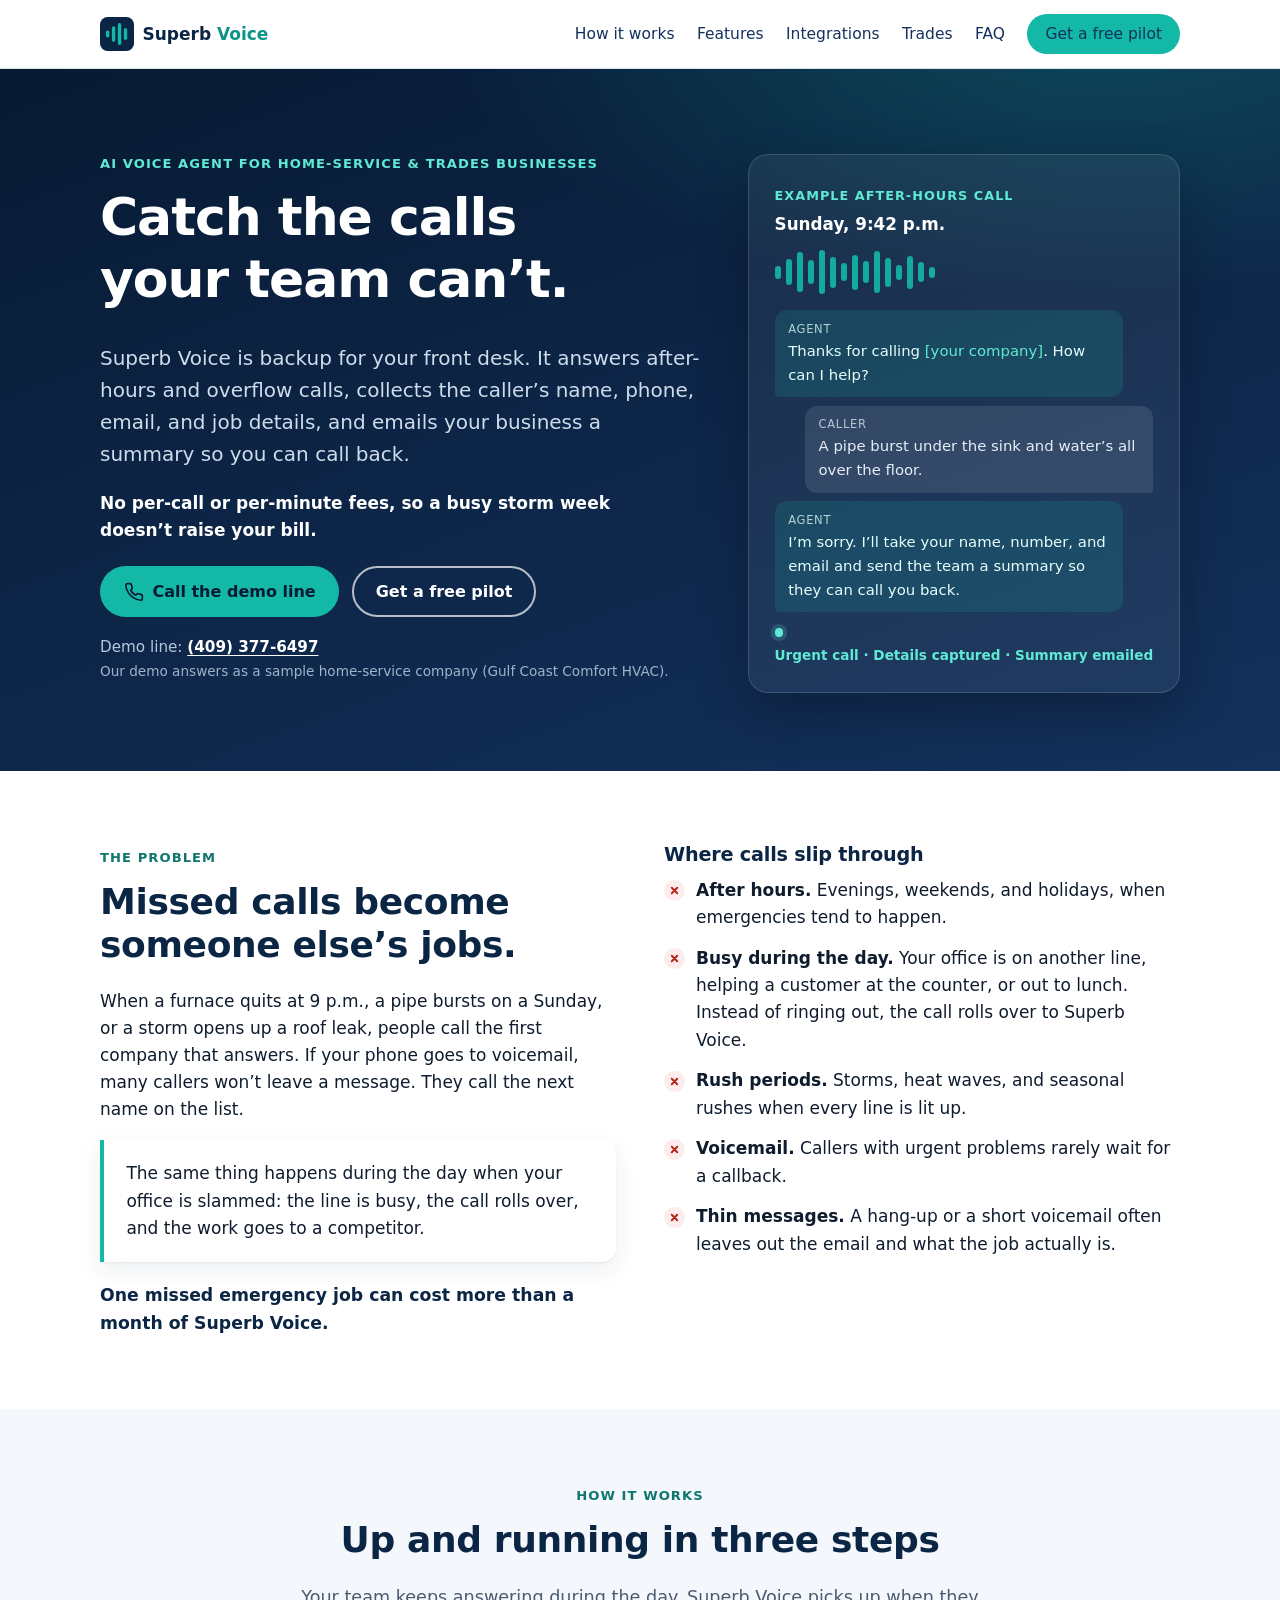
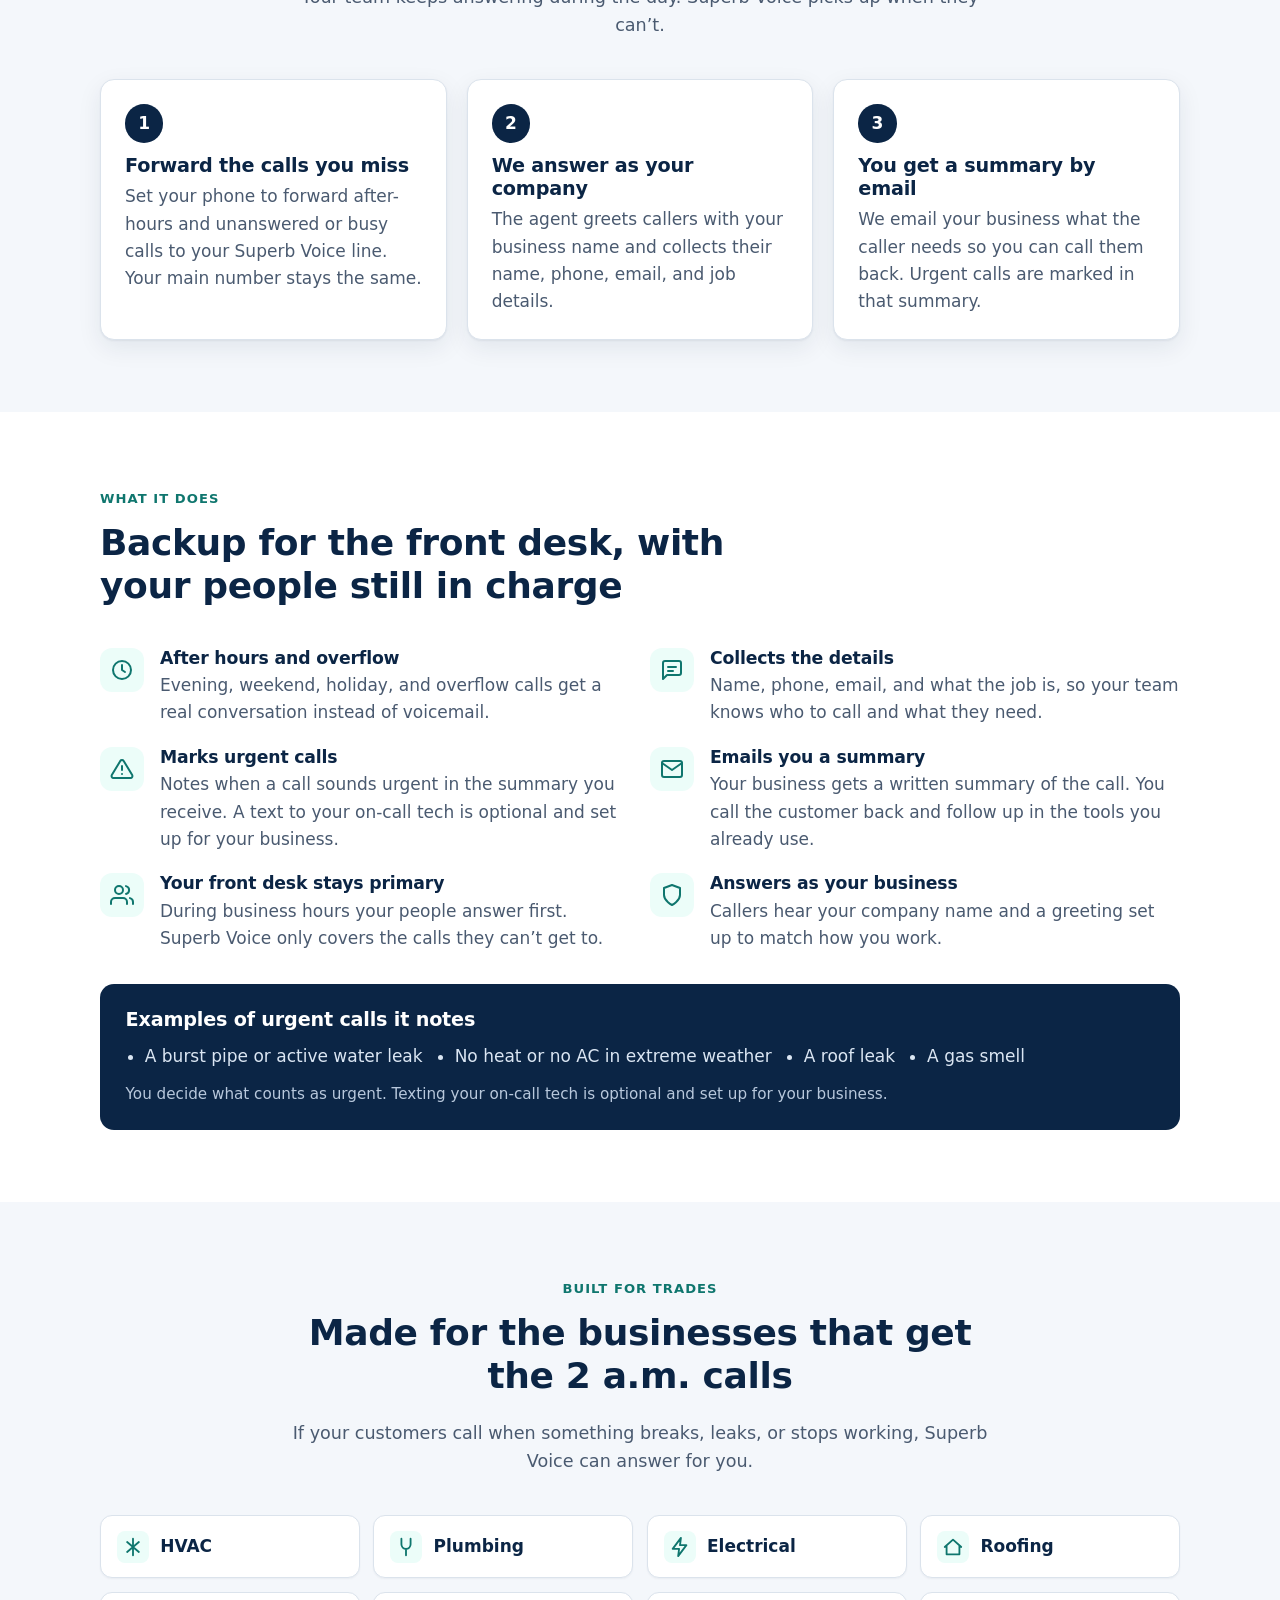
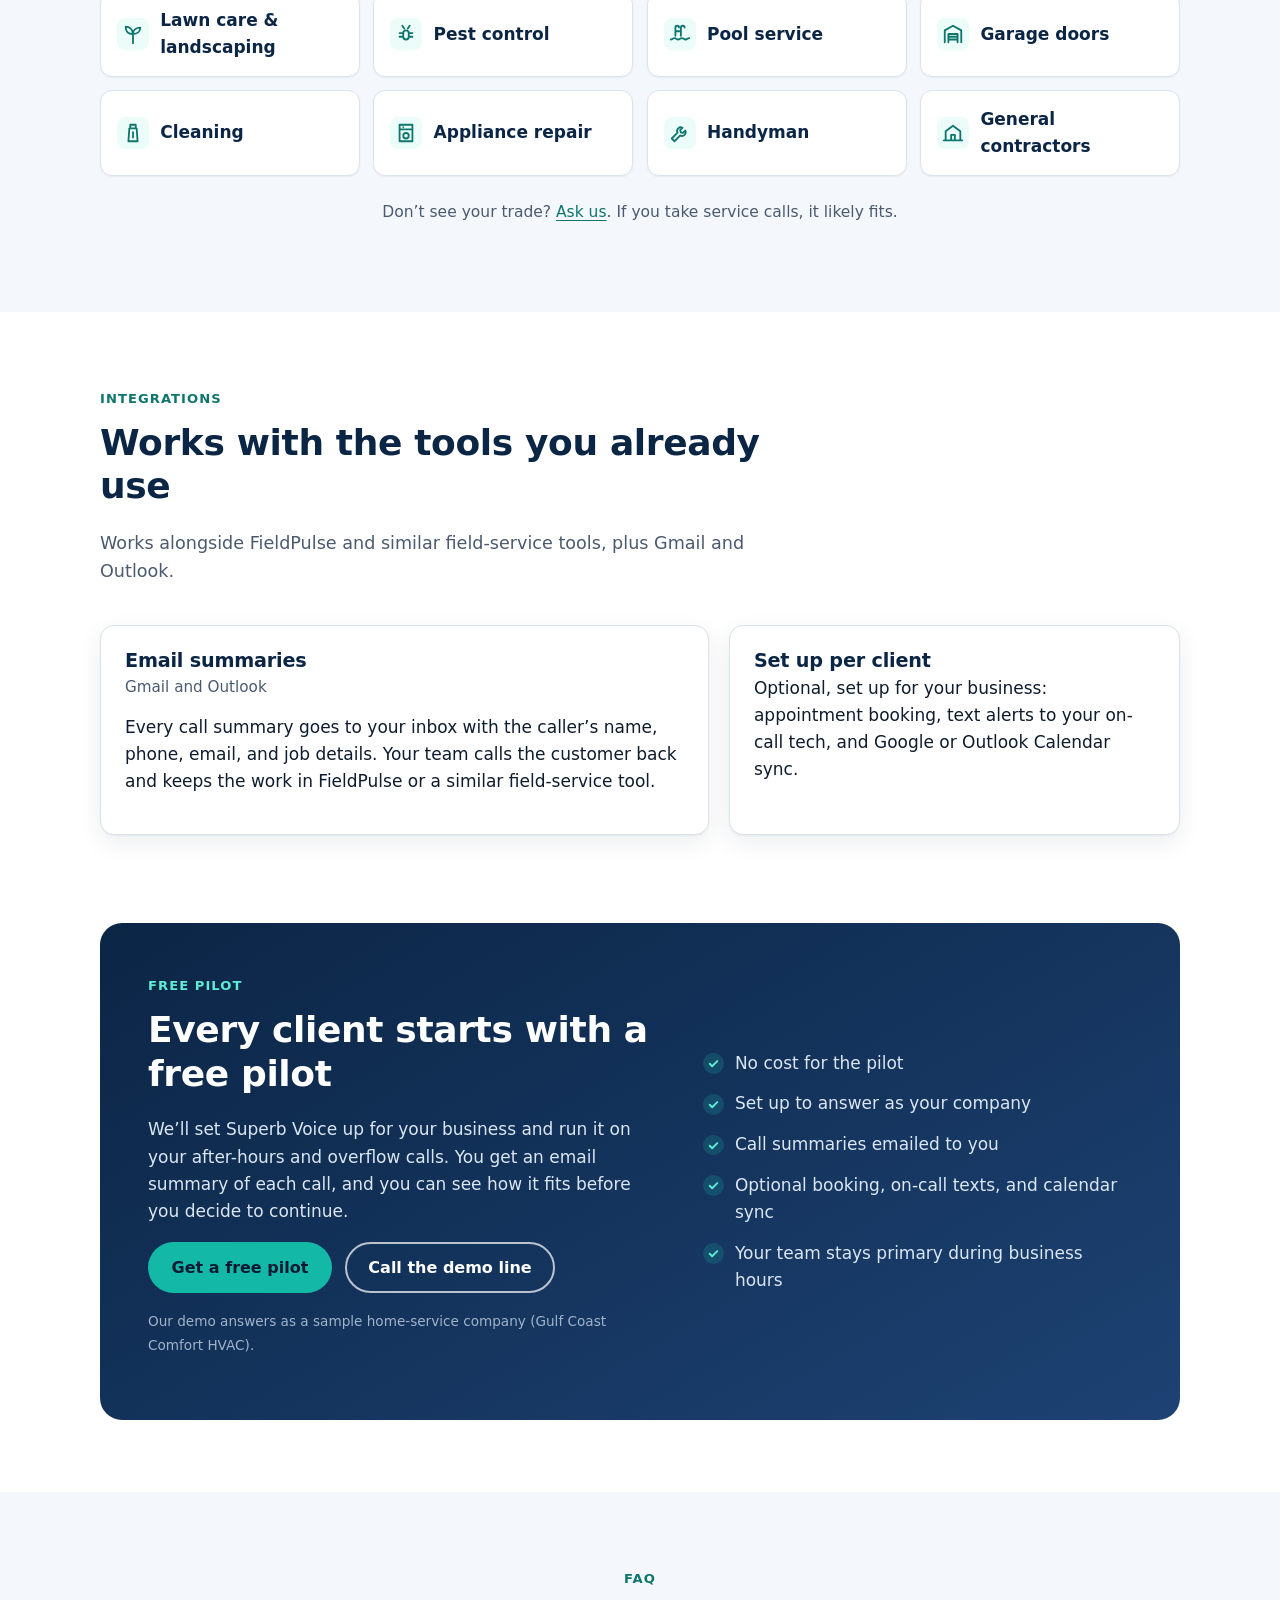
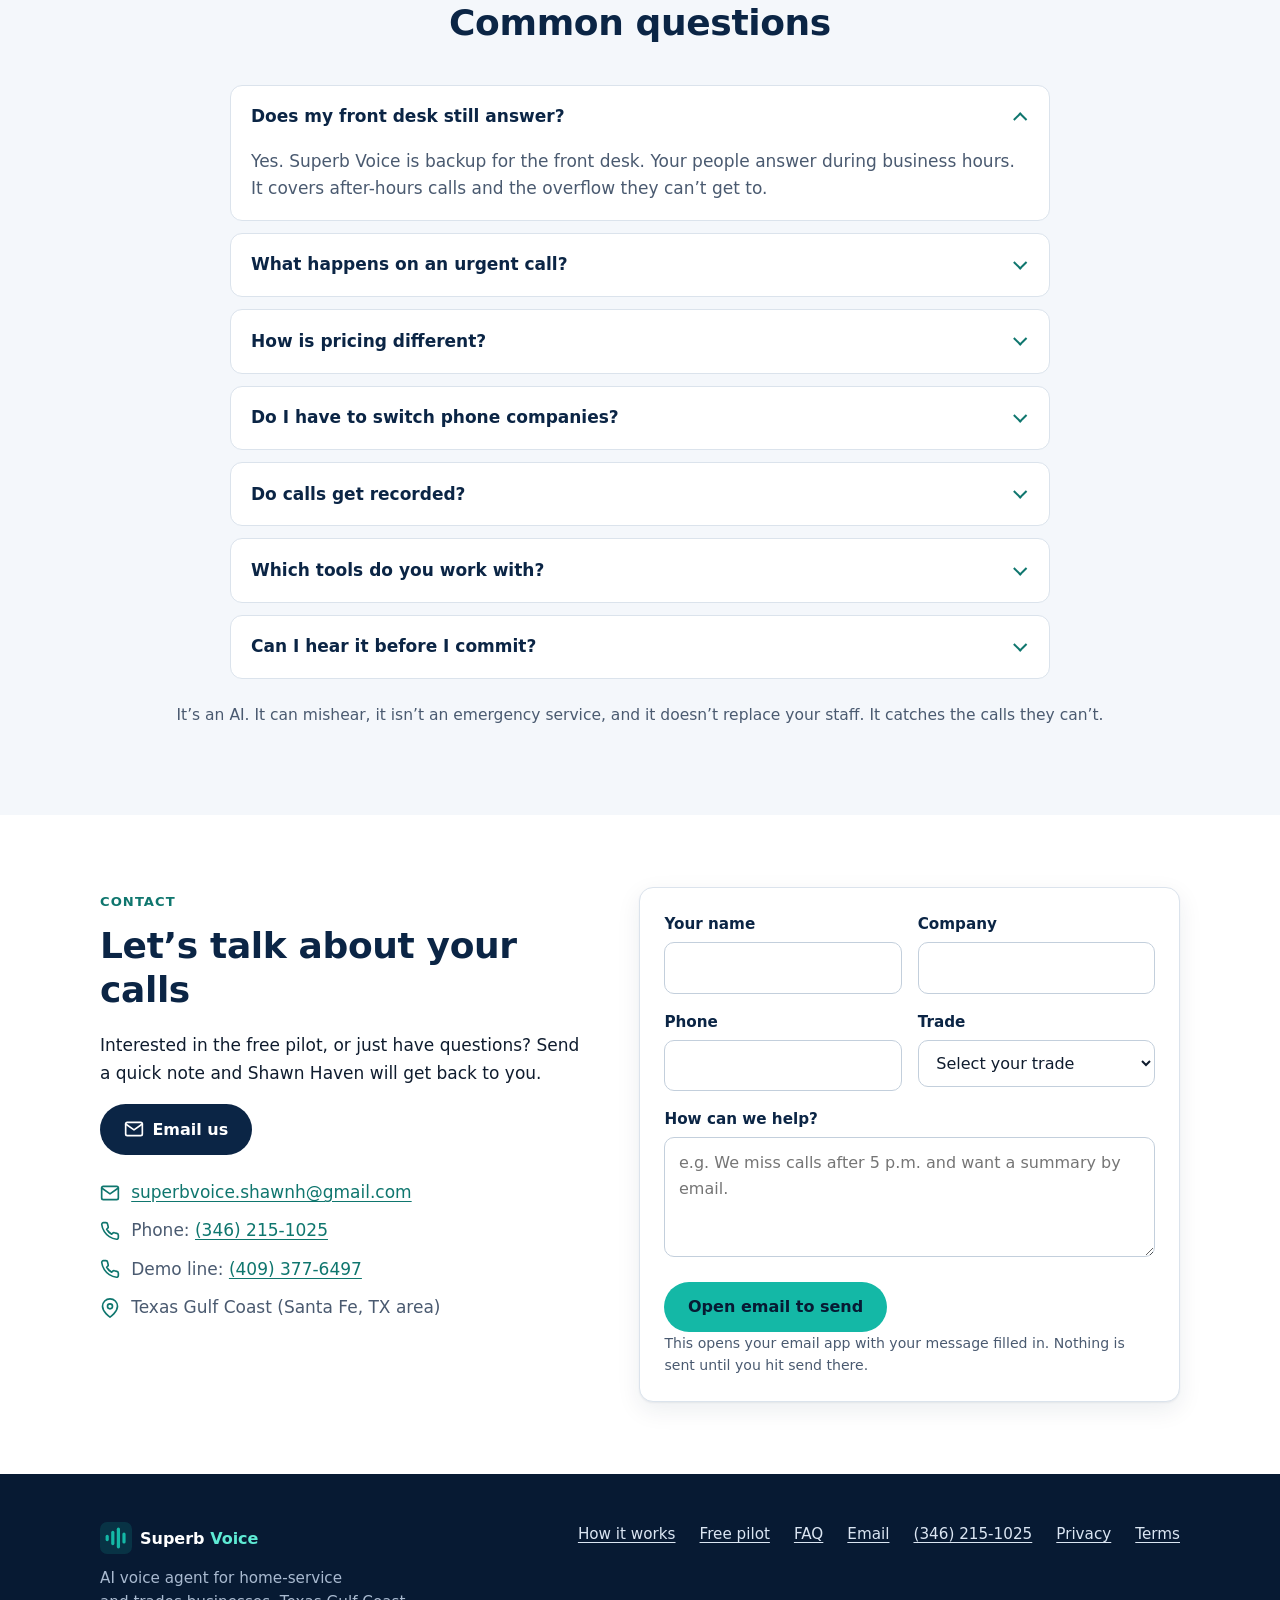
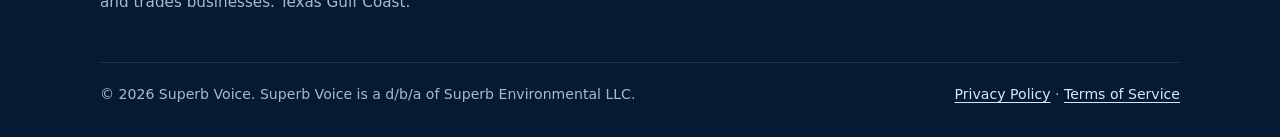
<file: index.html>
<!doctype html>
<html lang="en">
<head>
  <meta charset="utf-8">
  <meta name="viewport" content="width=device-width, initial-scale=1">
  <title>Superb Voice | AI Voice Agent for Home-Service &amp; Trades Businesses</title>
  <meta name="description" content="Superb Voice is an AI voice agent that backs up the front desk for home-service and trades businesses. It answers after-hours and overflow calls, collects the caller's details, and emails you a summary so you can call back.">
  <link rel="canonical" href="https://superb-voice.com/">
  <meta name="theme-color" content="#0b2545">
  <link rel="icon" href="assets/favicon.svg" type="image/svg+xml">
  <meta property="og:type" content="website">
  <meta property="og:site_name" content="Superb Voice">
  <meta property="og:title" content="Superb Voice | Catch the calls your team can't">
  <meta property="og:description" content="An AI voice agent that backs up the front desk for home-service and trades businesses. It answers after-hours and overflow calls and emails you a summary so you can call back.">
  <meta property="og:url" content="https://superb-voice.com/">
  <meta property="og:image" content="https://superb-voice.com/assets/og-image.png">
  <meta property="og:image:width" content="1200">
  <meta property="og:image:height" content="630">
  <meta property="og:image:alt" content="Superb Voice: AI voice agent for home-service and trades businesses">
  <meta property="og:locale" content="en_US">
  <meta name="twitter:card" content="summary_large_image">
  <meta name="twitter:title" content="Superb Voice | Catch the calls your team can't">
  <meta name="twitter:description" content="AI voice agent for home-service and trades businesses. Backup for after-hours and overflow calls.">
  <meta name="twitter:image" content="https://superb-voice.com/assets/og-image.png">
  <link rel="stylesheet" href="assets/styles.css">
  <script>document.documentElement.classList.add('js')</script>
  <script type="application/ld+json">
  {"@context":"https://schema.org","@type":"Organization","name":"Superb Voice","legalName":"Superb Environmental LLC","url":"https://superb-voice.com/","email":"superbvoice.shawnh@gmail.com","telephone":"+13462151025","logo":"https://superb-voice.com/assets/logo.svg","areaServed":"US","address":{"@type":"PostalAddress","addressLocality":"Santa Fe","addressRegion":"TX","addressCountry":"US"}}
  </script>
</head>
<body>
<a class="skip-link" href="#main">Skip to content</a>

<header class="site-header">
  <nav class="container nav" aria-label="Main">
    <a class="brand" href="#top" aria-label="Superb Voice home"><img src="assets/logo.svg" alt="Superb Voice" width="176" height="32"></a>
    <button class="nav-toggle" type="button" aria-expanded="false" aria-controls="nav-links" aria-label="Open menu">
      <svg viewBox="0 0 24 24" fill="none" stroke="currentColor" stroke-width="2" stroke-linecap="round" aria-hidden="true"><path d="M4 7h16M4 12h16M4 17h16"/></svg>
    </button>
    <ul class="nav-links" id="nav-links">
      <li><a href="#how">How it works</a></li>
      <li><a href="#features">Features</a></li>
      <li><a href="#software">Integrations</a></li>
      <li><a href="#trades">Trades</a></li>
      <li><a href="#faq">FAQ</a></li>
      <li><a class="btn btn-primary btn-sm" href="#pilot">Get a free pilot</a></li>
    </ul>
  </nav>
</header>

<main id="main">

  <!-- Hero -->
  <section class="hero" id="top" aria-labelledby="hero-title">
    <div class="container hero-grid">
      <div>
        <span class="eyebrow">AI voice agent for home-service &amp; trades businesses</span>
        <h1 id="hero-title">Catch the calls<br>your team can’t.</h1>
        <p class="lead">Superb Voice is backup for your front desk. It answers after-hours and overflow calls, collects the caller’s name, phone, email, and job details, and emails your business a summary so you can call back.</p>
        <p class="hero-point">No per-call or per-minute fees, so a busy storm week doesn’t raise your bill.</p>
        <div class="btn-group">
          <a class="btn btn-primary" href="tel:+14093776497">
            <svg viewBox="0 0 24 24" fill="none" stroke="currentColor" stroke-width="2" stroke-linecap="round" stroke-linejoin="round" aria-hidden="true"><path d="M22 16.9v3a2 2 0 0 1-2.2 2 19.8 19.8 0 0 1-8.6-3.1 19.5 19.5 0 0 1-6-6A19.8 19.8 0 0 1 2.1 4.2 2 2 0 0 1 4.1 2h3a2 2 0 0 1 2 1.7c.1 1 .4 1.9.7 2.8a2 2 0 0 1-.5 2.1L8 9.9a16 16 0 0 0 6 6l1.3-1.3a2 2 0 0 1 2.1-.4c.9.3 1.8.6 2.8.7a2 2 0 0 1 1.7 2z"/></svg>
            Call the demo line
          </a>
          <a class="btn btn-outline" href="#pilot">Get a free pilot</a>
        </div>
        <p class="hero-note">Demo line: <a href="tel:+14093776497">(409) 377-6497</a><br><small>Our demo answers as a sample home-service company (Gulf Coast Comfort HVAC).</small></p>
      </div>

      <aside class="call-card" aria-label="Example of an after-hours call">
        <span class="label">Example after-hours call</span>
        <p class="call-time">Sunday, 9:42 p.m.</p>
        <div class="wave" aria-hidden="true">
          <span style="height:30%"></span><span style="height:60%"></span><span style="height:90%"></span><span style="height:55%"></span><span style="height:100%"></span><span style="height:70%"></span><span style="height:40%"></span><span style="height:80%"></span><span style="height:50%"></span><span style="height:95%"></span><span style="height:65%"></span><span style="height:35%"></span><span style="height:75%"></span><span style="height:45%"></span><span style="height:25%"></span>
        </div>
        <ul class="convo">
          <li class="ai"><span class="meta">Agent</span>Thanks for calling <em>[your company]</em>. How can I help?</li>
          <li class="caller"><span class="meta">Caller</span>A pipe burst under the sink and water’s all over the floor.</li>
          <li class="ai"><span class="meta">Agent</span>I’m sorry. I’ll take your name, number, and email and send the team a summary so they can call you back.</li>
        </ul>
        <p class="card-foot"><span class="dot" aria-hidden="true"></span>Urgent call · Details captured · Summary emailed</p>
      </aside>
    </div>
  </section>

  <!-- Problem -->
  <section id="problem" aria-labelledby="problem-title">
    <div class="container problem-grid">
      <div>
        <span class="eyebrow">The problem</span>
        <h2 id="problem-title">Missed calls become someone else’s jobs.</h2>
        <p>When a furnace quits at 9 p.m., a pipe bursts on a Sunday, or a storm opens up a roof leak, people call the first company that answers. If your phone goes to voicemail, many callers won’t leave a message. They call the next name on the list.</p>
        <div class="callout"><p>The same thing happens during the day when your office is slammed: the line is busy, the call rolls over, and the work goes to a competitor.</p></div>
        <p class="emphasis">One missed emergency job can cost more than a month of Superb Voice.</p>
      </div>
      <div>
        <h3>Where calls slip through</h3>
        <ul class="x-list">
          <li><strong>After hours.</strong> Evenings, weekends, and holidays, when emergencies tend to happen.</li>
          <li><strong>Busy during the day.</strong> Your office is on another line, helping a customer at the counter, or out to lunch. Instead of ringing out, the call rolls over to Superb Voice.</li>
          <li><strong>Rush periods.</strong> Storms, heat waves, and seasonal rushes when every line is lit up.</li>
          <li><strong>Voicemail.</strong> Callers with urgent problems rarely wait for a callback.</li>
          <li><strong>Thin messages.</strong> A hang-up or a short voicemail often leaves out the email and what the job actually is.</li>
        </ul>
      </div>
    </div>
  </section>

  <!-- How it works -->
  <section class="section-soft" id="how" aria-labelledby="how-title">
    <div class="container">
      <div class="section-head center">
        <span class="eyebrow">How it works</span>
        <h2 id="how-title">Up and running in three steps</h2>
        <p>Your team keeps answering during the day. Superb Voice picks up when they can’t.</p>
      </div>
      <ol class="steps grid-3">
        <li class="card">
          <h3>Forward the calls you miss</h3>
          <p>Set your phone to forward after-hours and unanswered or busy calls to your Superb Voice line. Your main number stays the same.</p>
        </li>
        <li class="card">
          <h3>We answer as your company</h3>
          <p>The agent greets callers with your business name and collects their name, phone, email, and job details.</p>
        </li>
        <li class="card">
          <h3>You get a summary by email</h3>
          <p>We email your business what the caller needs so you can call them back. Urgent calls are marked in that summary.</p>
        </li>
      </ol>
    </div>
  </section>

  <!-- Features -->
  <section id="features" aria-labelledby="features-title">
    <div class="container">
      <div class="section-head">
        <span class="eyebrow">What it does</span>
        <h2 id="features-title">Backup for the front desk, with your people still in charge</h2>
      </div>
      <div class="grid-2">
        <div class="feature">
          <div class="icon" aria-hidden="true"><svg viewBox="0 0 24 24" fill="none" stroke="currentColor" stroke-width="2" stroke-linecap="round" stroke-linejoin="round"><circle cx="12" cy="12" r="9"/><path d="M12 7v5l3 2"/></svg></div>
          <div><h3>After hours and overflow</h3><p>Evening, weekend, holiday, and overflow calls get a real conversation instead of voicemail.</p></div>
        </div>
        <div class="feature">
          <div class="icon" aria-hidden="true"><svg viewBox="0 0 24 24" fill="none" stroke="currentColor" stroke-width="2" stroke-linecap="round" stroke-linejoin="round"><path d="M21 15a2 2 0 0 1-2 2H7l-4 4V5a2 2 0 0 1 2-2h14a2 2 0 0 1 2 2z"/><path d="M8 9h8M8 13h5"/></svg></div>
          <div><h3>Collects the details</h3><p>Name, phone, email, and what the job is, so your team knows who to call and what they need.</p></div>
        </div>
        <div class="feature">
          <div class="icon" aria-hidden="true"><svg viewBox="0 0 24 24" fill="none" stroke="currentColor" stroke-width="2" stroke-linecap="round" stroke-linejoin="round"><path d="M10.3 3.9 1.8 18a2 2 0 0 0 1.7 3h17a2 2 0 0 0 1.7-3L13.7 3.9a2 2 0 0 0-3.4 0z"/><path d="M12 9v4M12 17h.01"/></svg></div>
          <div><h3>Marks urgent calls</h3><p>Notes when a call sounds urgent in the summary you receive. A text to your on-call tech is optional and set up for your business.</p></div>
        </div>
        <div class="feature">
          <div class="icon" aria-hidden="true"><svg viewBox="0 0 24 24" fill="none" stroke="currentColor" stroke-width="2" stroke-linecap="round" stroke-linejoin="round"><rect x="2" y="4" width="20" height="16" rx="2"/><path d="m22 6-10 7L2 6"/></svg></div>
          <div><h3>Emails you a summary</h3><p>Your business gets a written summary of the call. You call the customer back and follow up in the tools you already use.</p></div>
        </div>
        <div class="feature">
          <div class="icon" aria-hidden="true"><svg viewBox="0 0 24 24" fill="none" stroke="currentColor" stroke-width="2" stroke-linecap="round" stroke-linejoin="round"><path d="M17 21v-2a4 4 0 0 0-4-4H5a4 4 0 0 0-4 4v2"/><circle cx="9" cy="7" r="4"/><path d="M23 21v-2a4 4 0 0 0-3-3.9M16 3.1a4 4 0 0 1 0 7.8"/></svg></div>
          <div><h3>Your front desk stays primary</h3><p>During business hours your people answer first. Superb Voice only covers the calls they can’t get to.</p></div>
        </div>
        <div class="feature">
          <div class="icon" aria-hidden="true"><svg viewBox="0 0 24 24" fill="none" stroke="currentColor" stroke-width="2" stroke-linecap="round" stroke-linejoin="round"><path d="M12 22s8-4 8-10V5l-8-3-8 3v7c0 6 8 10 8 10z"/></svg></div>
          <div><h3>Answers as your business</h3><p>Callers hear your company name and a greeting set up to match how you work.</p></div>
        </div>
      </div>

      <div class="emergency" role="note" aria-labelledby="emergency-title">
        <h3 id="emergency-title">Examples of urgent calls it notes</h3>
        <ul>
          <li>A burst pipe or active water leak</li>
          <li>No heat or no AC in extreme weather</li>
          <li>A roof leak</li>
          <li>A gas smell</li>
        </ul>
        <p>You decide what counts as urgent. Texting your on-call tech is optional and set up for your business.</p>
      </div>
    </div>
  </section>

  <!-- Trades -->
  <section class="section-soft" id="trades" aria-labelledby="trades-title">
    <div class="container">
      <div class="section-head center">
        <span class="eyebrow">Built for trades</span>
        <h2 id="trades-title">Made for the businesses that get the 2&nbsp;a.m. calls</h2>
        <p>If your customers call when something breaks, leaks, or stops working, Superb Voice can answer for you.</p>
      </div>
      <ul class="chip-grid" aria-label="Trades we serve">
          <li class="chip"><svg viewBox="0 0 24 24" fill="none" stroke="currentColor" stroke-width="2" stroke-linecap="round" stroke-linejoin="round" aria-hidden="true"><path d="M12 3v18M5.6 6.6l12.8 10.8M18.4 6.6 5.6 17.4"/></svg>HVAC</li>
          <li class="chip"><svg viewBox="0 0 24 24" fill="none" stroke="currentColor" stroke-width="2" stroke-linecap="round" stroke-linejoin="round" aria-hidden="true"><path d="M7 3v6a5 5 0 0 0 10 0V3M12 14v7"/></svg>Plumbing</li>
          <li class="chip"><svg viewBox="0 0 24 24" fill="none" stroke="currentColor" stroke-width="2" stroke-linecap="round" stroke-linejoin="round" aria-hidden="true"><path d="M13 2 4 14h7l-1 8 9-12h-7z"/></svg>Electrical</li>
          <li class="chip"><svg viewBox="0 0 24 24" fill="none" stroke="currentColor" stroke-width="2" stroke-linecap="round" stroke-linejoin="round" aria-hidden="true"><path d="M3 12 12 4l9 8M5 10v10h14V10"/></svg>Roofing</li>
          <li class="chip"><svg viewBox="0 0 24 24" fill="none" stroke="currentColor" stroke-width="2" stroke-linecap="round" stroke-linejoin="round" aria-hidden="true"><path d="M12 22V12M12 12C12 7 8 4 4 4c0 5 3 8 8 8zM12 12c0-4 3-7 8-7 0 4-3 7-8 7z"/></svg>Lawn care &amp; landscaping</li>
          <li class="chip"><svg viewBox="0 0 24 24" fill="none" stroke="currentColor" stroke-width="2" stroke-linecap="round" stroke-linejoin="round" aria-hidden="true"><path d="M12 8a3 3 0 0 1 3 3v4a3 3 0 0 1-6 0v-4a3 3 0 0 1 3-3zM9 11H5M19 11h-4M9 15H5M19 15h-4M10 6 8 3M14 6l2-3"/></svg>Pest control</li>
          <li class="chip"><svg viewBox="0 0 24 24" fill="none" stroke="currentColor" stroke-width="2" stroke-linecap="round" stroke-linejoin="round" aria-hidden="true"><path d="M2 18c2 0 2-1.5 4-1.5S8 18 10 18s2-1.5 4-1.5 2 1.5 4 1.5 2-1.5 4-1.5M7 14V5a2 2 0 0 1 4 0M13 14V5a2 2 0 0 1 4 0M7 9h6"/></svg>Pool service</li>
          <li class="chip"><svg viewBox="0 0 24 24" fill="none" stroke="currentColor" stroke-width="2" stroke-linecap="round" stroke-linejoin="round" aria-hidden="true"><path d="M3 21V8l9-5 9 5v13M7 21v-9h10v9M7 15h10M7 18h10"/></svg>Garage doors</li>
          <li class="chip"><svg viewBox="0 0 24 24" fill="none" stroke="currentColor" stroke-width="2" stroke-linecap="round" stroke-linejoin="round" aria-hidden="true"><path d="M9 3h6v4H9zM8 7h8l1 14H7zM12 11v6"/></svg>Cleaning</li>
          <li class="chip"><svg viewBox="0 0 24 24" fill="none" stroke="currentColor" stroke-width="2" stroke-linecap="round" stroke-linejoin="round" aria-hidden="true"><path d="M5 3h14v18H5zM5 8h14M9 5.5h.01M12 15m-3 0a3 3 0 1 0 6 0a3 3 0 1 0-6 0"/></svg>Appliance repair</li>
          <li class="chip"><svg viewBox="0 0 24 24" fill="none" stroke="currentColor" stroke-width="2" stroke-linecap="round" stroke-linejoin="round" aria-hidden="true"><path d="M14.7 6.3a4 4 0 0 0-5.4 5.4L3 18l3 3 6.3-6.3a4 4 0 0 0 5.4-5.4l-2.5 2.5-2.4-.6-.6-2.4z"/></svg>Handyman</li>
          <li class="chip"><svg viewBox="0 0 24 24" fill="none" stroke="currentColor" stroke-width="2" stroke-linecap="round" stroke-linejoin="round" aria-hidden="true"><path d="M2 20h20M4 20V10l8-6 8 6v10M10 20v-6h4v6"/></svg>General contractors</li>
      </ul>
      <p class="center muted-note">Don’t see your trade? <a href="#contact">Ask us</a>. If you take service calls, it likely fits.</p>
    </div>
  </section>

  <!-- Integrations -->
  <section id="software" aria-labelledby="software-title">
    <div class="container">
      <div class="section-head">
        <span class="eyebrow">Integrations</span>
        <h2 id="software-title">Works with the tools you already use</h2>
        <p>Works alongside FieldPulse and similar field-service tools, plus Gmail and Outlook.</p>
      </div>
      <div class="int-grid">
        <div class="int-card">
          <h3>Email summaries</h3>
          <p class="int-sub">Gmail and Outlook</p>
          <p>Every call summary goes to your inbox with the caller’s name, phone, email, and job details. Your team calls the customer back and keeps the work in FieldPulse or a similar field-service tool.</p>
        </div>
        <div class="int-card">
          <h3>Set up per client</h3>
          <p>Optional, set up for your business: appointment booking, text alerts to your on-call tech, and Google or Outlook Calendar sync.</p>
        </div>
      </div>
    </div>
  </section>

  <!-- Pilot -->
  <section class="section-tight-top" id="pilot" aria-labelledby="pilot-title">
    <div class="container">
      <div class="pilot">
        <div>
          <span class="eyebrow">Free pilot</span>
          <h2 id="pilot-title">Every client starts with a free pilot</h2>
          <p>We’ll set Superb Voice up for your business and run it on your after-hours and overflow calls. You get an email summary of each call, and you can see how it fits before you decide to continue.</p>
          <div class="btn-group">
            <a class="btn btn-primary" href="#contact">Get a free pilot</a>
            <a class="btn btn-outline" href="tel:+14093776497">Call the demo line</a>
          </div>
          <p class="hero-note"><small>Our demo answers as a sample home-service company (Gulf Coast Comfort HVAC).</small></p>
        </div>
        <ul class="check-list">
          <li>No cost for the pilot</li>
          <li>Set up to answer as your company</li>
          <li>Call summaries emailed to you</li>
          <li>Optional booking, on-call texts, and calendar sync</li>
          <li>Your team stays primary during business hours</li>
        </ul>
      </div>
    </div>
  </section>

  <!-- FAQ -->
  <section class="section-soft" id="faq" aria-labelledby="faq-title">
    <div class="container">
      <div class="section-head center">
        <span class="eyebrow">FAQ</span>
        <h2 id="faq-title">Common questions</h2>
      </div>
      <div class="faq">
        <details open>
          <summary>Does my front desk still answer?</summary>
          <p>Yes. Superb Voice is backup for the front desk. Your people answer during business hours. It covers after-hours calls and the overflow they can’t get to.</p>
        </details>
        <details>
          <summary>What happens on an urgent call?</summary>
          <p>It collects the caller’s name, phone, email, and what happened, marks the call urgent, and emails you the summary so you can call back. Texting your on-call tech is optional and set up for your business. It isn’t an emergency service.</p>
        </details>
        <details>
          <summary>How is pricing different?</summary>
          <p>No per-call or per-minute fees, so a busy storm week doesn’t raise your bill. Setup starts at $250, monthly pricing is set with you, and every client starts with a free pilot.</p>
        </details>
        <details>
          <summary>Do I have to switch phone companies?</summary>
          <p>No. Superb Voice works with your current carrier. You keep your number and forward the calls you miss.</p>
        </details>
        <details>
          <summary>Do calls get recorded?</summary>
          <p>We follow your preference. If you choose to record calls, callers are told the call may be recorded. Recordings and transcripts are used to write the summary we email you and, when you have turned them on, to book an appointment or text your on-call tech.</p>
        </details>
        <details>
          <summary>Which tools do you work with?</summary>
          <p>Works alongside FieldPulse and similar field-service tools, plus Gmail and Outlook. Optional, set up for your business: appointment booking, text alerts to your on-call tech, and Google or Outlook Calendar sync. <a href="#software">See integrations</a>.</p>
        </details>
        <details>
          <summary>Can I hear it before I commit?</summary>
          <p>Yes. Call the demo line at <a href="tel:+14093776497">(409) 377-6497</a>. Play the customer and see how it handles your kind of call.</p>
        </details>
      </div>
      <p class="center muted-note">It’s an AI. It can mishear, it isn’t an emergency service, and it doesn’t replace your staff. It catches the calls they can’t.</p>
    </div>
  </section>

  <!-- Contact -->
  <section id="contact" aria-labelledby="contact-title">
    <div class="container contact-grid">
      <div>
        <span class="eyebrow">Contact</span>
        <h2 id="contact-title">Let’s talk about your calls</h2>
        <p>Interested in the free pilot, or just have questions? Send a quick note and Shawn Haven will get back to you.</p>
        <a class="btn btn-navy" href="mailto:superbvoice.shawnh@gmail.com?subject=Superb%20Voice%20free%20pilot">
          <svg viewBox="0 0 24 24" fill="none" stroke="currentColor" stroke-width="2" stroke-linecap="round" stroke-linejoin="round" aria-hidden="true"><rect x="2" y="4" width="20" height="16" rx="2"/><path d="m22 6-10 7L2 6"/></svg>
          Email us
        </a>
        <ul class="contact-meta">
          <li><svg viewBox="0 0 24 24" fill="none" stroke="currentColor" stroke-width="2" stroke-linecap="round" stroke-linejoin="round" aria-hidden="true"><rect x="2" y="4" width="20" height="16" rx="2"/><path d="m22 6-10 7L2 6"/></svg><a href="mailto:superbvoice.shawnh@gmail.com">superbvoice.shawnh@gmail.com</a></li>
          <li><svg viewBox="0 0 24 24" fill="none" stroke="currentColor" stroke-width="2" stroke-linecap="round" stroke-linejoin="round" aria-hidden="true"><path d="M22 16.9v3a2 2 0 0 1-2.2 2 19.8 19.8 0 0 1-8.6-3.1 19.5 19.5 0 0 1-6-6A19.8 19.8 0 0 1 2.1 4.2 2 2 0 0 1 4.1 2h3a2 2 0 0 1 2 1.7c.1 1 .4 1.9.7 2.8a2 2 0 0 1-.5 2.1L8 9.9a16 16 0 0 0 6 6l1.3-1.3a2 2 0 0 1 2.1-.4c.9.3 1.8.6 2.8.7a2 2 0 0 1 1.7 2z"/></svg><span>Phone: <a href="tel:+13462151025">(346) 215-1025</a></span></li>
          <li><svg viewBox="0 0 24 24" fill="none" stroke="currentColor" stroke-width="2" stroke-linecap="round" stroke-linejoin="round" aria-hidden="true"><path d="M22 16.9v3a2 2 0 0 1-2.2 2 19.8 19.8 0 0 1-8.6-3.1 19.5 19.5 0 0 1-6-6A19.8 19.8 0 0 1 2.1 4.2 2 2 0 0 1 4.1 2h3a2 2 0 0 1 2 1.7c.1 1 .4 1.9.7 2.8a2 2 0 0 1-.5 2.1L8 9.9a16 16 0 0 0 6 6l1.3-1.3a2 2 0 0 1 2.1-.4c.9.3 1.8.6 2.8.7a2 2 0 0 1 1.7 2z"/></svg><span>Demo line: <a href="tel:+14093776497">(409) 377-6497</a></span></li>
          <li><svg viewBox="0 0 24 24" fill="none" stroke="currentColor" stroke-width="2" stroke-linecap="round" stroke-linejoin="round" aria-hidden="true"><path d="M21 10c0 7-9 13-9 13s-9-6-9-13a9 9 0 0 1 18 0z"/><circle cx="12" cy="10" r="3"/></svg><span>Texas Gulf Coast (Santa Fe, TX area)</span></li>
        </ul>
      </div>

      <form class="card" id="contact-form" action="mailto:superbvoice.shawnh@gmail.com" method="post" enctype="text/plain" aria-describedby="form-note">
        <div class="form-row">
          <div class="field">
            <label for="f-name">Your name</label>
            <input id="f-name" name="name" type="text" autocomplete="name" required>
          </div>
          <div class="field">
            <label for="f-company">Company</label>
            <input id="f-company" name="company" type="text" autocomplete="organization">
          </div>
        </div>
        <div class="form-row">
          <div class="field">
            <label for="f-phone">Phone</label>
            <input id="f-phone" name="phone" type="tel" autocomplete="tel">
          </div>
          <div class="field">
            <label for="f-trade">Trade</label>
            <select id="f-trade" name="trade">
              <option value="">Select your trade</option>
              <option>HVAC</option>
              <option>Plumbing</option>
              <option>Electrical</option>
              <option>Roofing</option>
              <option>Lawn care &amp; landscaping</option>
              <option>Pest control</option>
              <option>Pool service</option>
              <option>Garage doors</option>
              <option>Cleaning</option>
              <option>Appliance repair</option>
              <option>Handyman</option>
              <option>General contractors</option>
              <option>Other</option>
            </select>
          </div>
        </div>
        <div class="field">
          <label for="f-message">How can we help?</label>
          <textarea id="f-message" name="message" placeholder="e.g. We miss calls after 5 p.m. and want a summary by email."></textarea>
        </div>
        <button class="btn btn-primary" type="submit">Open email to send</button>
        <p class="form-note" id="form-note">This opens your email app with your message filled in. Nothing is sent until you hit send there.</p>
      </form>
    </div>
  </section>
</main>

<footer class="site-footer">
  <div class="container">
    <div class="footer-grid">
      <div class="footer-brand">
        <img src="assets/logo-light.svg" alt="Superb Voice" width="176" height="32">
        <p>AI voice agent for home-service<br>and trades businesses. Texas Gulf Coast.</p>
      </div>
      <nav aria-label="Footer">
        <ul class="footer-links">
          <li><a href="#how">How it works</a></li>
          <li><a href="#pilot">Free pilot</a></li>
          <li><a href="#faq">FAQ</a></li>
          <li><a href="mailto:superbvoice.shawnh@gmail.com">Email</a></li>
          <li><a href="tel:+13462151025">(346) 215-1025</a></li>
          <li><a href="privacy.html">Privacy</a></li>
          <li><a href="terms.html">Terms</a></li>
        </ul>
      </nav>
    </div>
    <div class="legal">
      <span>© <span id="year">2026</span> Superb Voice. Superb Voice is a d/b/a of Superb Environmental LLC.</span>
      <span><a href="privacy.html">Privacy Policy</a> · <a href="terms.html">Terms of Service</a></span>
    </div>
  </div>
</footer>

<script src="assets/main.js" defer></script>
</body>
</html>
</file>
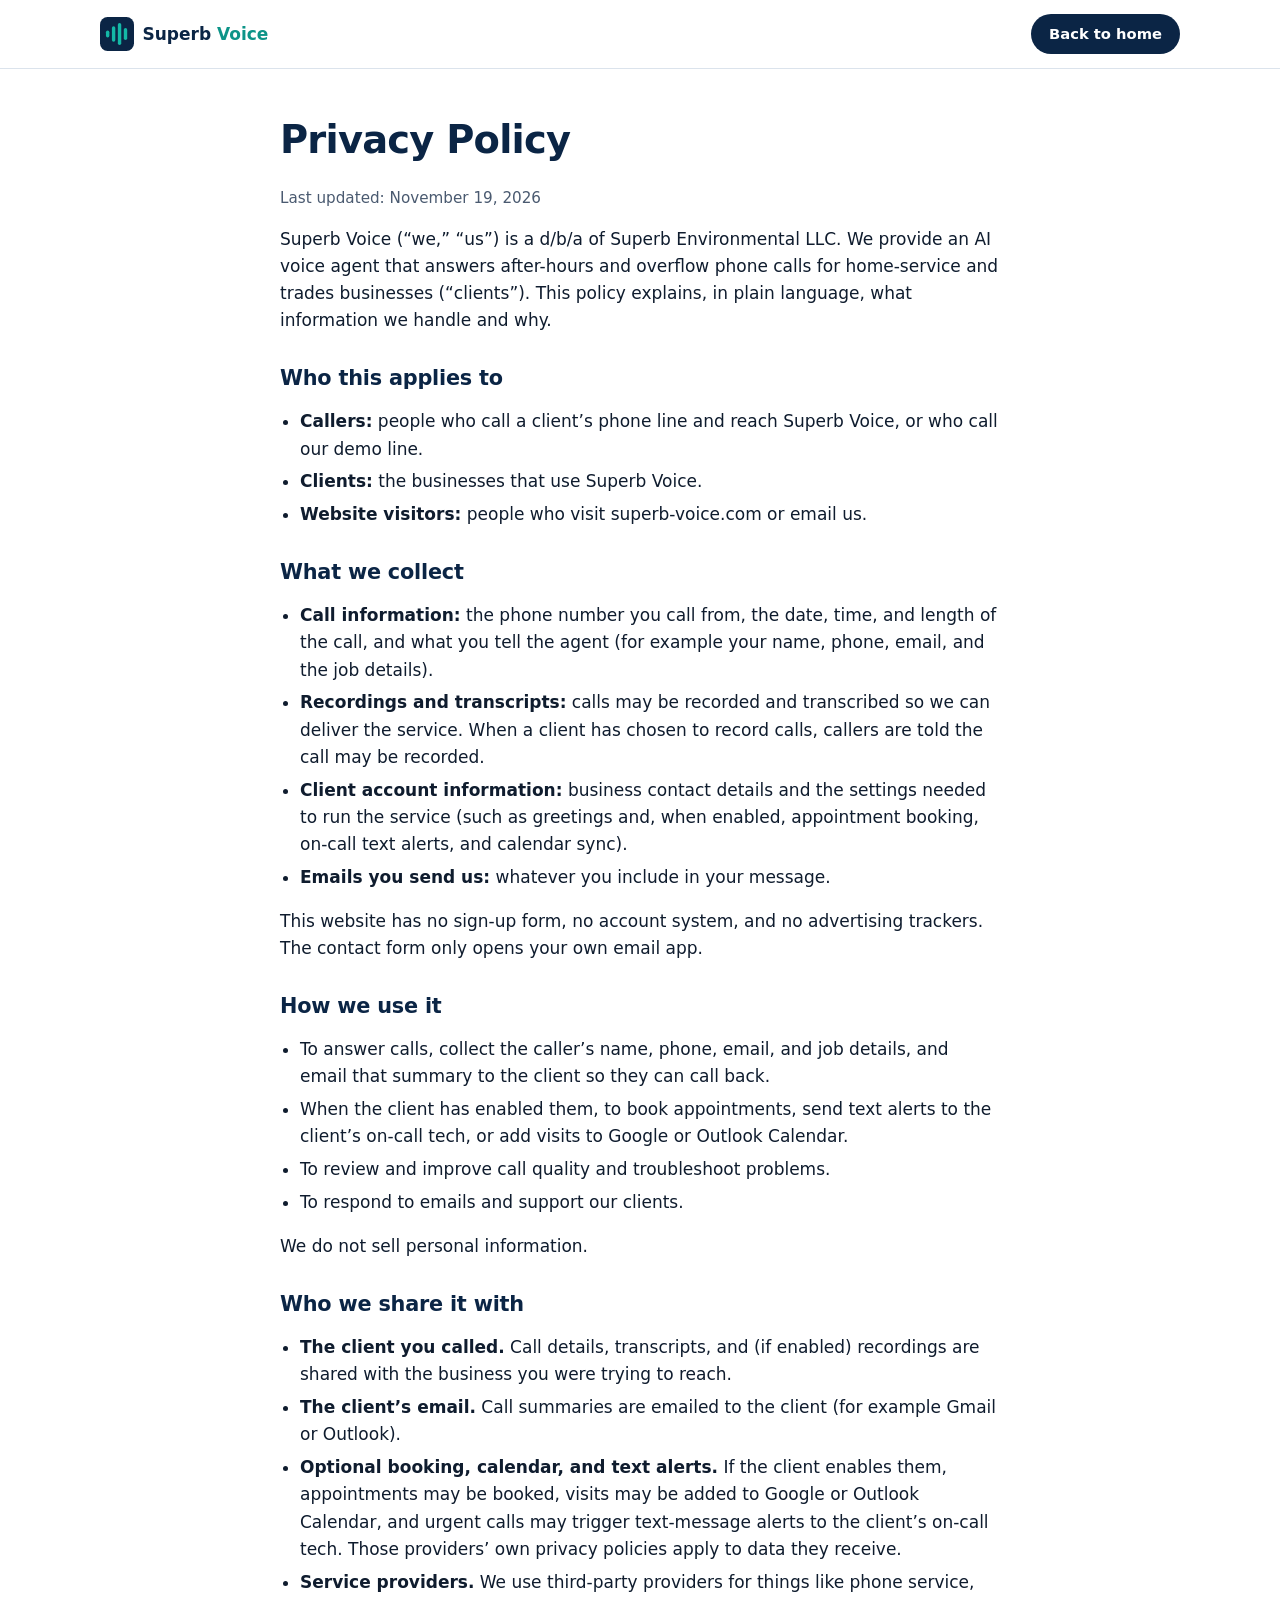
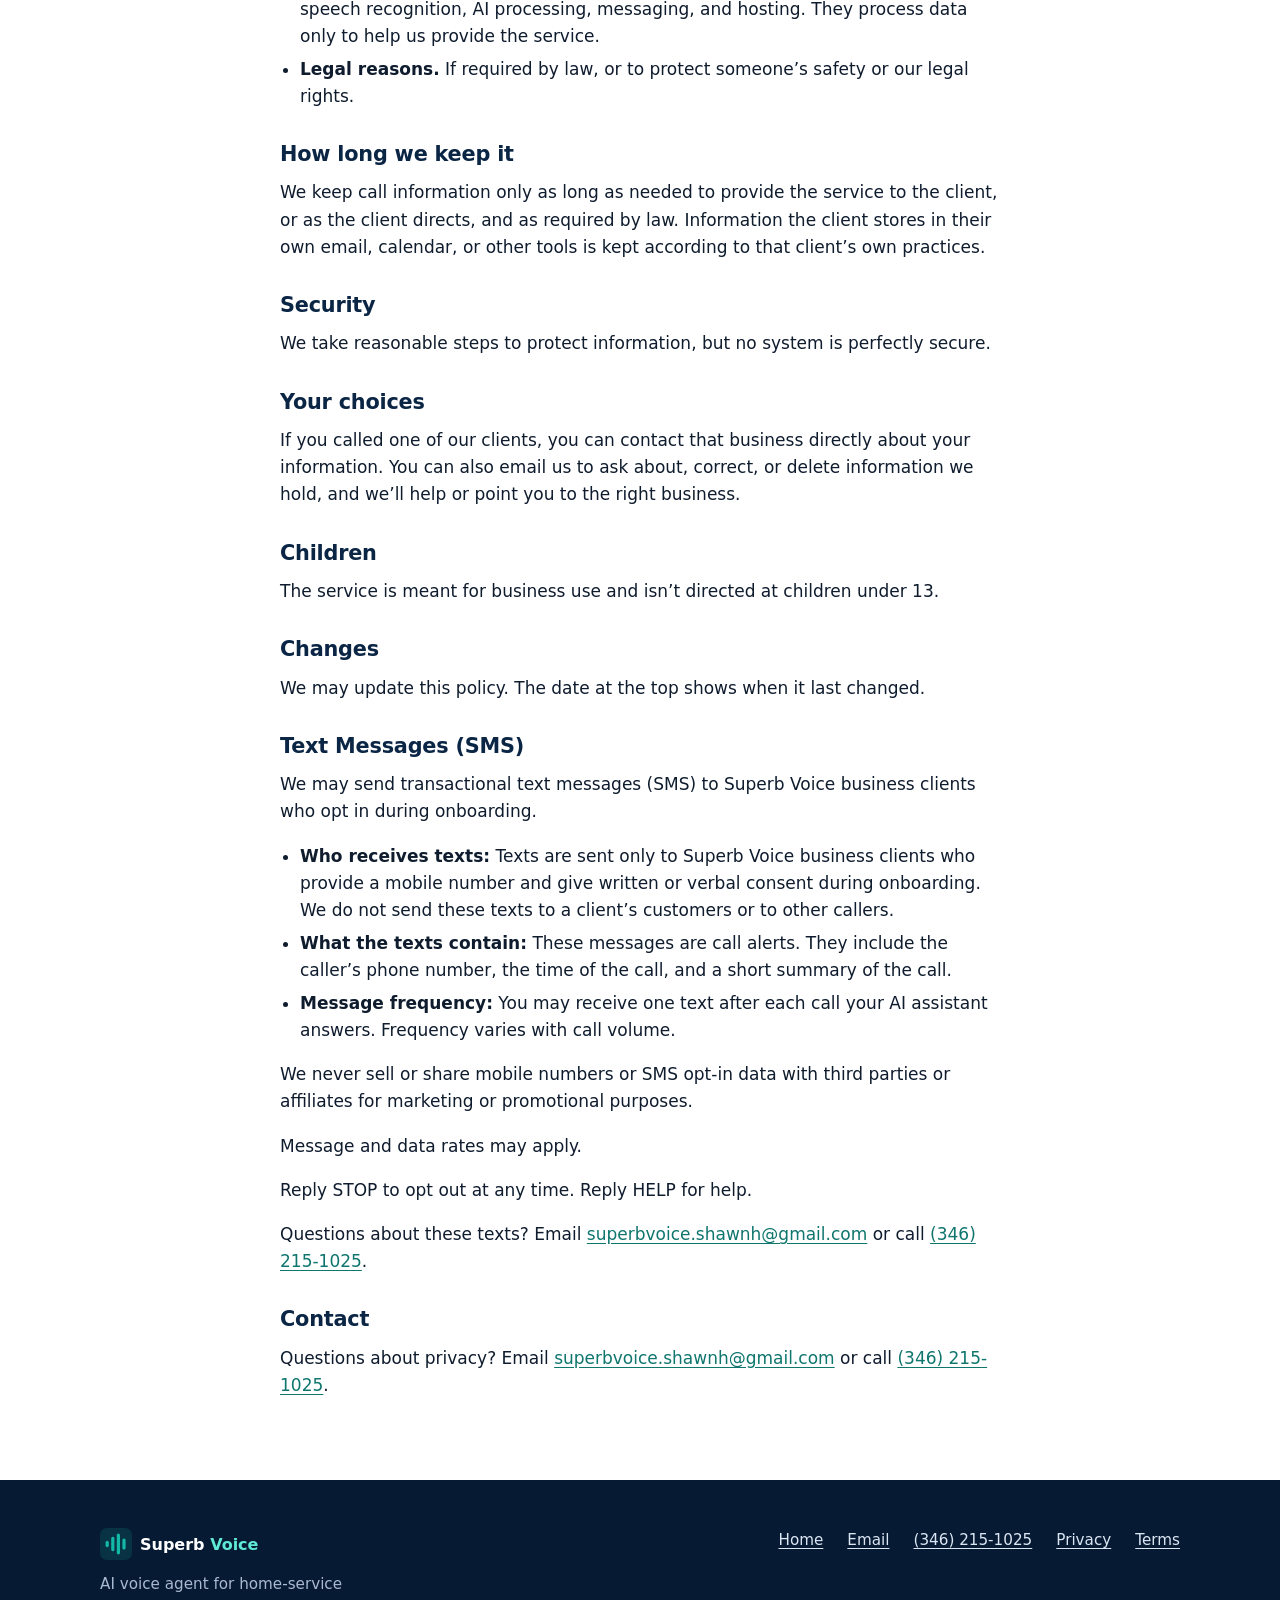
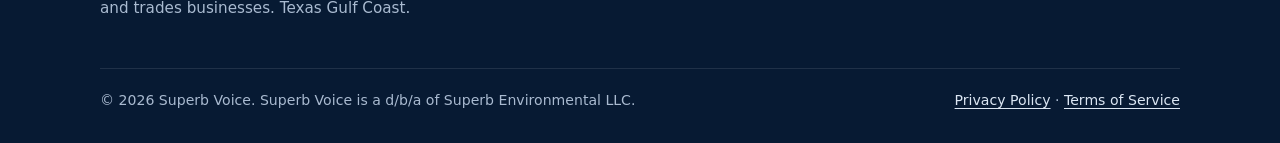
<file: privacy.html>
<!doctype html>
<html lang="en">
<head>
  <meta charset="utf-8">
  <meta name="viewport" content="width=device-width, initial-scale=1">
  <title>Privacy Policy | Superb Voice</title>
  <meta name="description" content="How Superb Voice handles call recordings, transcripts, and caller information for its AI voice agent service.">
  <link rel="canonical" href="https://superb-voice.com/privacy.html">
  <meta name="theme-color" content="#0b2545">
  <meta name="robots" content="index,follow">
  <link rel="icon" href="assets/favicon.svg" type="image/svg+xml">
  <meta property="og:type" content="website">
  <meta property="og:site_name" content="Superb Voice">
  <meta property="og:title" content="Privacy Policy | Superb Voice">
  <meta property="og:description" content="How Superb Voice handles call recordings, transcripts, and caller information for its AI voice agent service.">
  <meta property="og:url" content="https://superb-voice.com/privacy.html">
  <meta property="og:image" content="https://superb-voice.com/assets/og-image.png">
  <link rel="stylesheet" href="assets/styles.css">
</head>
<body>
<a class="skip-link" href="#main">Skip to content</a>
<header class="site-header">
  <nav class="container nav" aria-label="Main">
    <a class="brand" href="index.html" aria-label="Superb Voice home"><img src="assets/logo.svg" alt="Superb Voice" width="176" height="32"></a>
    <a class="btn btn-navy btn-sm" href="index.html">Back to home</a>
  </nav>
</header>
<main id="main" class="doc">
  <h1>Privacy Policy</h1>
  <p class="updated">Last updated: November 19, 2026</p>
  <p>Superb Voice (“we,” “us”) is a d/b/a of Superb Environmental LLC. We provide an AI voice agent that answers after-hours and overflow phone calls for home-service and trades businesses (“clients”). This policy explains, in plain language, what information we handle and why.</p>

  <h2>Who this applies to</h2>
  <ul>
    <li><strong>Callers:</strong> people who call a client’s phone line and reach Superb Voice, or who call our demo line.</li>
    <li><strong>Clients:</strong> the businesses that use Superb Voice.</li>
    <li><strong>Website visitors:</strong> people who visit superb-voice.com or email us.</li>
  </ul>

  <h2>What we collect</h2>
  <ul>
    <li><strong>Call information:</strong> the phone number you call from, the date, time, and length of the call, and what you tell the agent (for example your name, phone, email, and the job details).</li>
    <li><strong>Recordings and transcripts:</strong> calls may be recorded and transcribed so we can deliver the service. When a client has chosen to record calls, callers are told the call may be recorded.</li>
    <li><strong>Client account information:</strong> business contact details and the settings needed to run the service (such as greetings and, when enabled, appointment booking, on-call text alerts, and calendar sync).</li>
    <li><strong>Emails you send us:</strong> whatever you include in your message.</li>
  </ul>
  <p>This website has no sign-up form, no account system, and no advertising trackers. The contact form only opens your own email app.</p>

  <h2>How we use it</h2>
  <ul>
    <li>To answer calls, collect the caller’s name, phone, email, and job details, and email that summary to the client so they can call back.</li>
    <li>When the client has enabled them, to book appointments, send text alerts to the client’s on-call tech, or add visits to Google or Outlook Calendar.</li>
    <li>To review and improve call quality and troubleshoot problems.</li>
    <li>To respond to emails and support our clients.</li>
  </ul>
  <p>We do not sell personal information.</p>

  <h2>Who we share it with</h2>
  <ul>
    <li><strong>The client you called.</strong> Call details, transcripts, and (if enabled) recordings are shared with the business you were trying to reach.</li>
    <li><strong>The client’s email.</strong> Call summaries are emailed to the client (for example Gmail or Outlook).</li>
    <li><strong>Optional booking, calendar, and text alerts.</strong> If the client enables them, appointments may be booked, visits may be added to Google or Outlook Calendar, and urgent calls may trigger text-message alerts to the client’s on-call tech. Those providers’ own privacy policies apply to data they receive.</li>
    <li><strong>Service providers.</strong> We use third-party providers for things like phone service, speech recognition, AI processing, messaging, and hosting. They process data only to help us provide the service.</li>
    <li><strong>Legal reasons.</strong> If required by law, or to protect someone’s safety or our legal rights.</li>
  </ul>

  <h2>How long we keep it</h2>
  <p>We keep call information only as long as needed to provide the service to the client, or as the client directs, and as required by law. Information the client stores in their own email, calendar, or other tools is kept according to that client’s own practices.</p>

  <h2>Security</h2>
  <p>We take reasonable steps to protect information, but no system is perfectly secure.</p>

  <h2>Your choices</h2>
  <p>If you called one of our clients, you can contact that business directly about your information. You can also email us to ask about, correct, or delete information we hold, and we’ll help or point you to the right business.</p>

  <h2>Children</h2>
  <p>The service is meant for business use and isn’t directed at children under 13.</p>

  <h2>Changes</h2>
  <p>We may update this policy. The date at the top shows when it last changed.</p>

  <h2>Text Messages (SMS)</h2>
  <p>We may send transactional text messages (SMS) to Superb Voice business clients who opt in during onboarding.</p>
  <ul>
    <li><strong>Who receives texts:</strong> Texts are sent only to Superb Voice business clients who provide a mobile number and give written or verbal consent during onboarding. We do not send these texts to a client’s customers or to other callers.</li>
    <li><strong>What the texts contain:</strong> These messages are call alerts. They include the caller’s phone number, the time of the call, and a short summary of the call.</li>
    <li><strong>Message frequency:</strong> You may receive one text after each call your AI assistant answers. Frequency varies with call volume.</li>
  </ul>
  <p>We never sell or share mobile numbers or SMS opt-in data with third parties or affiliates for marketing or promotional purposes.</p>
  <p>Message and data rates may apply.</p>
  <p>Reply STOP to opt out at any time. Reply HELP for help.</p>
  <p>Questions about these texts? Email <a href="mailto:superbvoice.shawnh@gmail.com">superbvoice.shawnh@gmail.com</a> or call <a href="tel:+13462151025">(346) 215-1025</a>.</p>

  <h2>Contact</h2>
  <p>Questions about privacy? Email <a href="mailto:superbvoice.shawnh@gmail.com">superbvoice.shawnh@gmail.com</a> or call <a href="tel:+13462151025">(346) 215-1025</a>.</p>
</main>
<footer class="site-footer">
  <div class="container">
    <div class="footer-grid">
      <div class="footer-brand">
        <img src="assets/logo-light.svg" alt="Superb Voice" width="176" height="32">
        <p>AI voice agent for home-service<br>and trades businesses. Texas Gulf Coast.</p>
      </div>
      <nav aria-label="Footer">
        <ul class="footer-links">
          <li><a href="index.html">Home</a></li>
          <li><a href="mailto:superbvoice.shawnh@gmail.com">Email</a></li>
          <li><a href="tel:+13462151025">(346) 215-1025</a></li>
          <li><a href="privacy.html">Privacy</a></li>
          <li><a href="terms.html">Terms</a></li>
        </ul>
      </nav>
    </div>
    <div class="legal">
      <span>© 2026 Superb Voice. Superb Voice is a d/b/a of Superb Environmental LLC.</span>
      <span><a href="privacy.html">Privacy Policy</a> · <a href="terms.html">Terms of Service</a></span>
    </div>
  </div>
</footer>
</body>
</html>
</file>
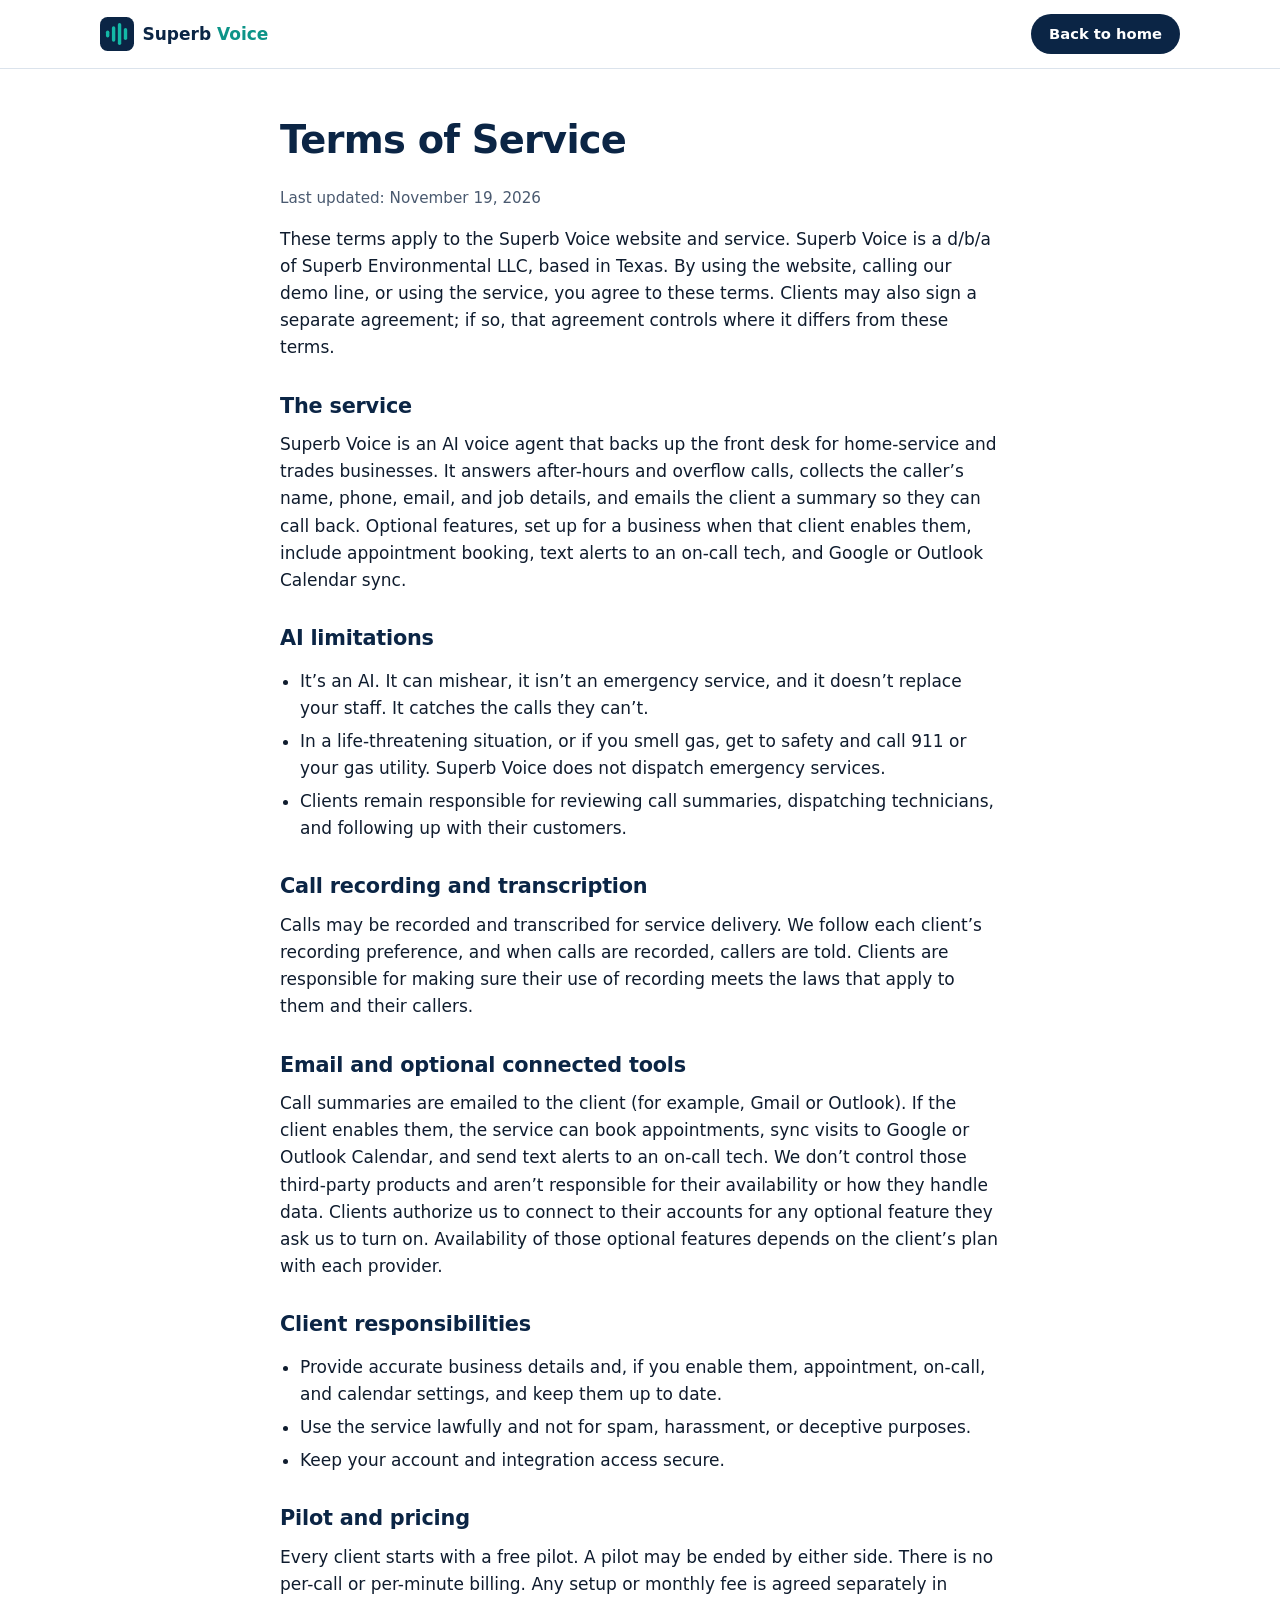
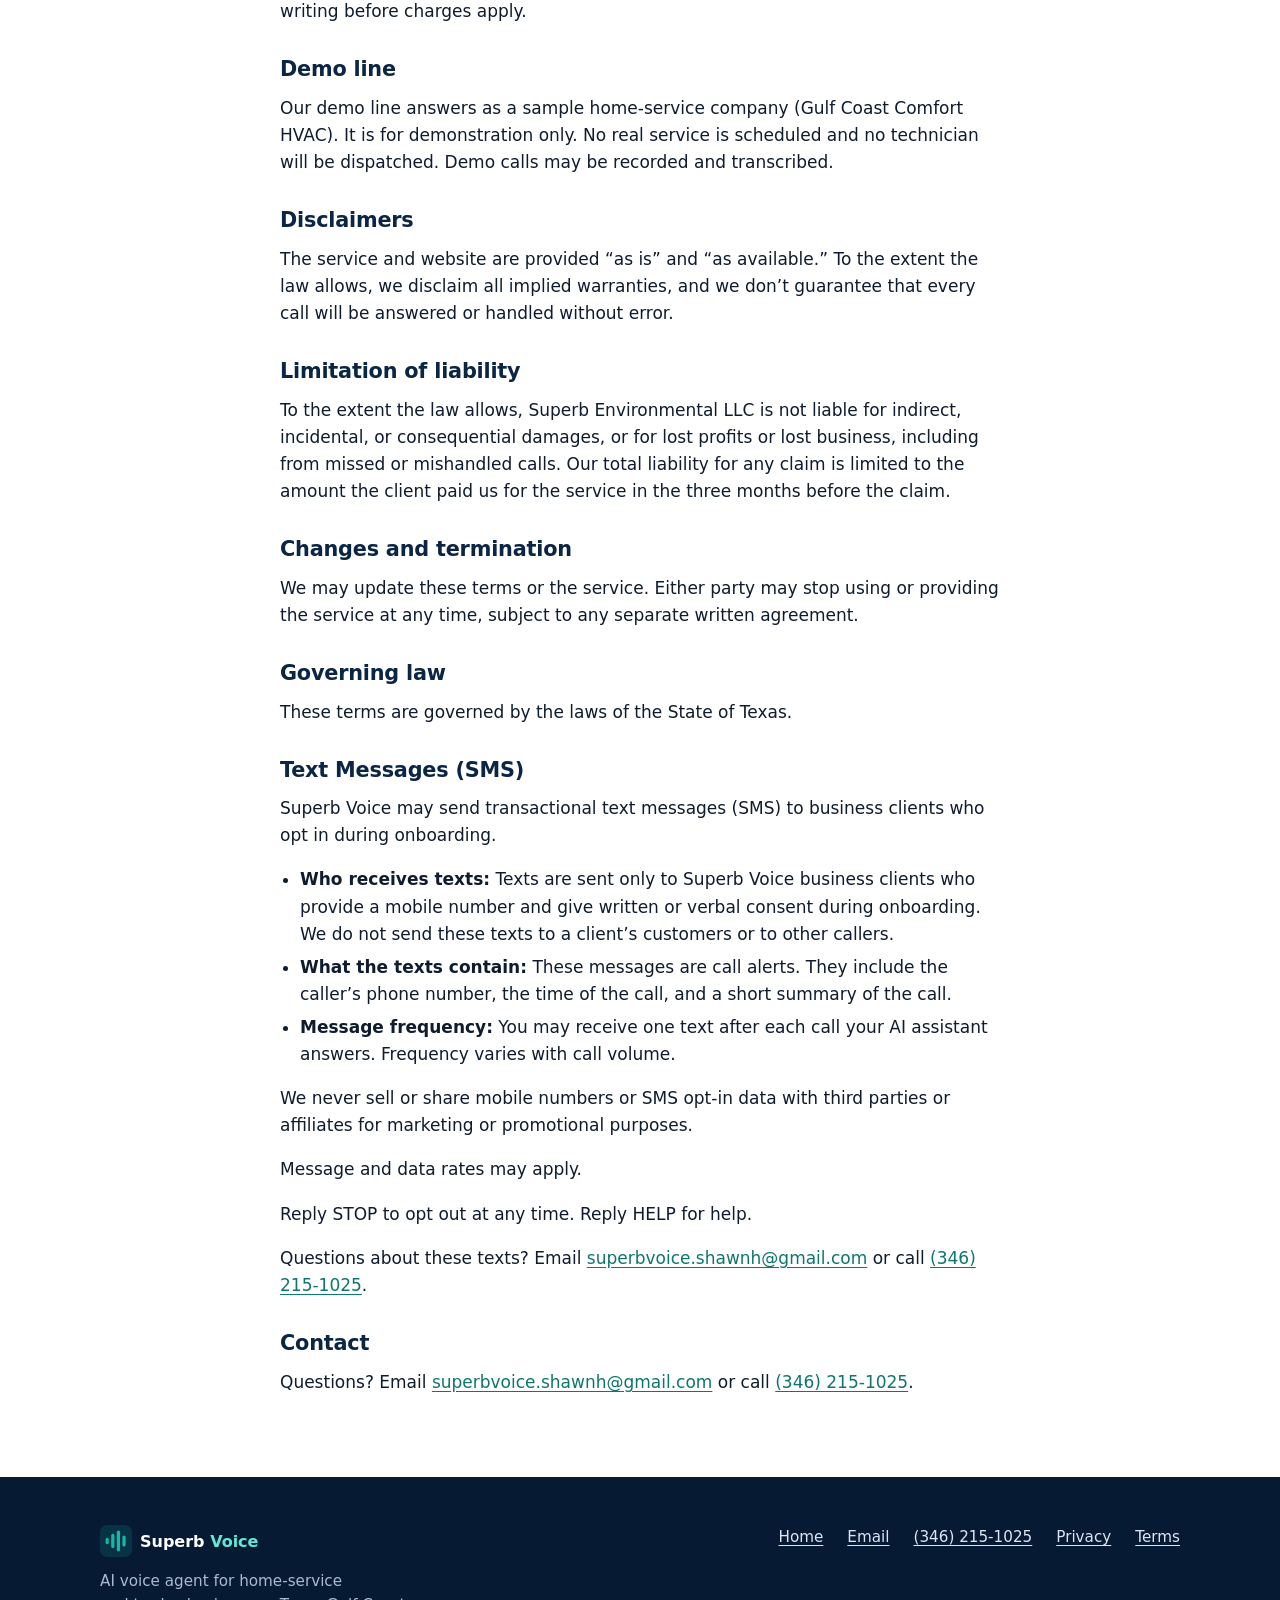
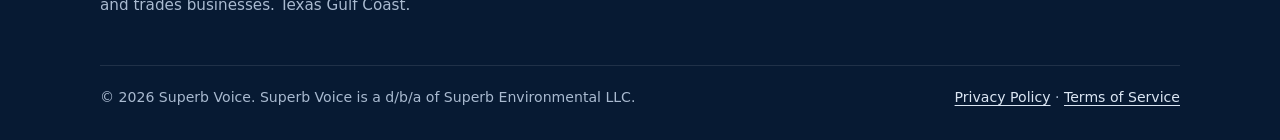
<file: terms.html>
<!doctype html>
<html lang="en">
<head>
  <meta charset="utf-8">
  <meta name="viewport" content="width=device-width, initial-scale=1">
  <title>Terms of Service | Superb Voice</title>
  <meta name="description" content="Terms of service for the Superb Voice AI voice agent and website.">
  <link rel="canonical" href="https://superb-voice.com/terms.html">
  <meta name="theme-color" content="#0b2545">
  <meta name="robots" content="index,follow">
  <link rel="icon" href="assets/favicon.svg" type="image/svg+xml">
  <meta property="og:type" content="website">
  <meta property="og:site_name" content="Superb Voice">
  <meta property="og:title" content="Terms of Service | Superb Voice">
  <meta property="og:description" content="Terms of service for the Superb Voice AI voice agent and website.">
  <meta property="og:url" content="https://superb-voice.com/terms.html">
  <meta property="og:image" content="https://superb-voice.com/assets/og-image.png">
  <link rel="stylesheet" href="assets/styles.css">
</head>
<body>
<a class="skip-link" href="#main">Skip to content</a>
<header class="site-header">
  <nav class="container nav" aria-label="Main">
    <a class="brand" href="index.html" aria-label="Superb Voice home"><img src="assets/logo.svg" alt="Superb Voice" width="176" height="32"></a>
    <a class="btn btn-navy btn-sm" href="index.html">Back to home</a>
  </nav>
</header>
<main id="main" class="doc">
  <h1>Terms of Service</h1>
  <p class="updated">Last updated: November 19, 2026</p>
  <p>These terms apply to the Superb Voice website and service. Superb Voice is a d/b/a of Superb Environmental LLC, based in Texas. By using the website, calling our demo line, or using the service, you agree to these terms. Clients may also sign a separate agreement; if so, that agreement controls where it differs from these terms.</p>

  <h2>The service</h2>
  <p>Superb Voice is an AI voice agent that backs up the front desk for home-service and trades businesses. It answers after-hours and overflow calls, collects the caller’s name, phone, email, and job details, and emails the client a summary so they can call back. Optional features, set up for a business when that client enables them, include appointment booking, text alerts to an on-call tech, and Google or Outlook Calendar sync.</p>

  <h2>AI limitations</h2>
  <ul>
    <li>It’s an AI. It can mishear, it isn’t an emergency service, and it doesn’t replace your staff. It catches the calls they can’t.</li>
    <li>In a life-threatening situation, or if you smell gas, get to safety and call 911 or your gas utility. Superb Voice does not dispatch emergency services.</li>
    <li>Clients remain responsible for reviewing call summaries, dispatching technicians, and following up with their customers.</li>
  </ul>

  <h2>Call recording and transcription</h2>
  <p>Calls may be recorded and transcribed for service delivery. We follow each client’s recording preference, and when calls are recorded, callers are told. Clients are responsible for making sure their use of recording meets the laws that apply to them and their callers.</p>

  <h2>Email and optional connected tools</h2>
  <p>Call summaries are emailed to the client (for example, Gmail or Outlook). If the client enables them, the service can book appointments, sync visits to Google or Outlook Calendar, and send text alerts to an on-call tech. We don’t control those third-party products and aren’t responsible for their availability or how they handle data. Clients authorize us to connect to their accounts for any optional feature they ask us to turn on. Availability of those optional features depends on the client’s plan with each provider.</p>

  <h2>Client responsibilities</h2>
  <ul>
    <li>Provide accurate business details and, if you enable them, appointment, on-call, and calendar settings, and keep them up to date.</li>
    <li>Use the service lawfully and not for spam, harassment, or deceptive purposes.</li>
    <li>Keep your account and integration access secure.</li>
  </ul>

  <h2>Pilot and pricing</h2>
  <p>Every client starts with a free pilot. A pilot may be ended by either side. There is no per-call or per-minute billing. Any setup or monthly fee is agreed separately in writing before charges apply.</p>

  <h2>Demo line</h2>
  <p>Our demo line answers as a sample home-service company (Gulf Coast Comfort HVAC). It is for demonstration only. No real service is scheduled and no technician will be dispatched. Demo calls may be recorded and transcribed.</p>

  <h2>Disclaimers</h2>
  <p>The service and website are provided “as is” and “as available.” To the extent the law allows, we disclaim all implied warranties, and we don’t guarantee that every call will be answered or handled without error.</p>

  <h2>Limitation of liability</h2>
  <p>To the extent the law allows, Superb Environmental LLC is not liable for indirect, incidental, or consequential damages, or for lost profits or lost business, including from missed or mishandled calls. Our total liability for any claim is limited to the amount the client paid us for the service in the three months before the claim.</p>

  <h2>Changes and termination</h2>
  <p>We may update these terms or the service. Either party may stop using or providing the service at any time, subject to any separate written agreement.</p>

  <h2>Governing law</h2>
  <p>These terms are governed by the laws of the State of Texas.</p>

  <h2>Text Messages (SMS)</h2>
  <p>Superb Voice may send transactional text messages (SMS) to business clients who opt in during onboarding.</p>
  <ul>
    <li><strong>Who receives texts:</strong> Texts are sent only to Superb Voice business clients who provide a mobile number and give written or verbal consent during onboarding. We do not send these texts to a client’s customers or to other callers.</li>
    <li><strong>What the texts contain:</strong> These messages are call alerts. They include the caller’s phone number, the time of the call, and a short summary of the call.</li>
    <li><strong>Message frequency:</strong> You may receive one text after each call your AI assistant answers. Frequency varies with call volume.</li>
  </ul>
  <p>We never sell or share mobile numbers or SMS opt-in data with third parties or affiliates for marketing or promotional purposes.</p>
  <p>Message and data rates may apply.</p>
  <p>Reply STOP to opt out at any time. Reply HELP for help.</p>
  <p>Questions about these texts? Email <a href="mailto:superbvoice.shawnh@gmail.com">superbvoice.shawnh@gmail.com</a> or call <a href="tel:+13462151025">(346) 215-1025</a>.</p>

  <h2>Contact</h2>
  <p>Questions? Email <a href="mailto:superbvoice.shawnh@gmail.com">superbvoice.shawnh@gmail.com</a> or call <a href="tel:+13462151025">(346) 215-1025</a>.</p>
</main>
<footer class="site-footer">
  <div class="container">
    <div class="footer-grid">
      <div class="footer-brand">
        <img src="assets/logo-light.svg" alt="Superb Voice" width="176" height="32">
        <p>AI voice agent for home-service<br>and trades businesses. Texas Gulf Coast.</p>
      </div>
      <nav aria-label="Footer">
        <ul class="footer-links">
          <li><a href="index.html">Home</a></li>
          <li><a href="mailto:superbvoice.shawnh@gmail.com">Email</a></li>
          <li><a href="tel:+13462151025">(346) 215-1025</a></li>
          <li><a href="privacy.html">Privacy</a></li>
          <li><a href="terms.html">Terms</a></li>
        </ul>
      </nav>
    </div>
    <div class="legal">
      <span>© 2026 Superb Voice. Superb Voice is a d/b/a of Superb Environmental LLC.</span>
      <span><a href="privacy.html">Privacy Policy</a> · <a href="terms.html">Terms of Service</a></span>
    </div>
  </div>
</footer>
</body>
</html>
</file>
<file: assets/styles.css>
:root{
  --navy-900:#071a33;--navy-800:#0b2545;--navy-700:#13315c;--navy-600:#1d4273;
  --teal-700:#0f766e;--teal-600:#0d9488;--teal-500:#14b8a6;--teal-300:#5eead4;--teal-50:#ecfdf9;
  --ink:#0f1c2e;--muted:#4a5a70;--line:#dbe3ec;--bg:#ffffff;--bg-soft:#f4f7fb;
  --radius:14px;--shadow:0 1px 2px rgba(11,37,69,.06),0 8px 24px rgba(11,37,69,.08);
  --font:system-ui,-apple-system,"Segoe UI",Roboto,"Helvetica Neue",Arial,sans-serif;
  --maxw:1120px;
}
*,*::before,*::after{box-sizing:border-box}
html{scroll-behavior:smooth;-webkit-text-size-adjust:100%}
@media (prefers-reduced-motion:reduce){html{scroll-behavior:auto}*{transition:none!important}}
body{margin:0;font-family:var(--font);font-size:1.0625rem;line-height:1.6;color:var(--ink);background:var(--bg)}
img,svg{max-width:100%;display:block}
a{color:var(--teal-700);text-underline-offset:3px}
a:hover{color:var(--navy-700)}
h1,h2,h3{line-height:1.2;color:var(--navy-800);margin:0 0 .6em;letter-spacing:-.01em}
h1{font-size:clamp(2rem,5vw,3.25rem);letter-spacing:-.02em}
h2{font-size:clamp(1.6rem,3.4vw,2.25rem)}
h3{font-size:1.2rem}
p{margin:0 0 1em}
.container{width:100%;max-width:var(--maxw);margin:0 auto;padding:0 1.25rem}
.skip-link{position:absolute;left:-999px;top:0;background:var(--navy-800);color:#fff;padding:.75rem 1rem;z-index:100;border-radius:0 0 8px 0}
.skip-link:focus{left:0}
:focus-visible{outline:3px solid var(--teal-500);outline-offset:3px;border-radius:4px}
.sr-only{position:absolute;width:1px;height:1px;padding:0;margin:-1px;overflow:hidden;clip:rect(0,0,0,0);white-space:nowrap;border:0}

/* Header */
.site-header{position:sticky;top:0;z-index:50;background:rgba(255,255,255,.94);backdrop-filter:saturate(1.4) blur(8px);border-bottom:1px solid var(--line)}
.nav{display:flex;align-items:center;justify-content:space-between;gap:1rem;height:68px}
.brand{display:inline-flex;align-items:center}
.brand img{height:34px;width:auto}
.nav-links{display:flex;align-items:center;gap:1.4rem;list-style:none;margin:0;padding:0}
.nav-links a{color:var(--navy-700);text-decoration:none;font-weight:500;font-size:.97rem}
.nav-links a:hover{color:var(--teal-700)}
.nav-toggle{display:none;background:none;border:1px solid var(--line);border-radius:10px;padding:.5rem .6rem;cursor:pointer;color:var(--navy-800)}
.nav-toggle svg{width:22px;height:22px}

/* Buttons */
.btn{display:inline-flex;align-items:center;justify-content:center;gap:.55rem;padding:.85rem 1.35rem;border-radius:999px;font-weight:650;font-size:1rem;text-decoration:none;border:2px solid transparent;cursor:pointer;line-height:1.2;transition:background .15s,color .15s,border-color .15s,transform .15s}
.btn svg{width:20px;height:20px;flex:none}
.btn:hover{transform:translateY(-1px)}
.btn-primary{background:var(--teal-500);color:var(--navy-900)}
.btn-primary:hover{background:var(--teal-300);color:var(--navy-900)}
.btn-outline{border-color:rgba(255,255,255,.7);color:#fff}
.btn-outline:hover{background:#fff;color:var(--navy-800)}
.btn-navy{background:var(--navy-800);color:#fff}
.btn-navy:hover{background:var(--navy-600);color:#fff}
.btn-sm{padding:.55rem 1rem;font-size:.92rem}
.btn-group{display:flex;flex-wrap:wrap;gap:.8rem}

/* Hero */
.hero{background:radial-gradient(1100px 500px at 85% -10%,rgba(20,184,166,.28),transparent 60%),linear-gradient(160deg,var(--navy-900),var(--navy-700));color:#e6eef8;padding:5rem 0 4.5rem}
.hero h1{color:#fff;max-width:16ch}
.hero .lead{font-size:clamp(1.08rem,2vw,1.25rem);max-width:58ch;color:#cfdcec}
.eyebrow{display:inline-block;font-size:.82rem;font-weight:700;letter-spacing:.08em;text-transform:uppercase;color:var(--teal-700);margin-bottom:.75rem}
.hero .eyebrow{color:var(--teal-300)}
.hero-grid{display:grid;grid-template-columns:1.25fr .9fr;gap:3rem;align-items:center}
.hero-note{margin-top:1.1rem;font-size:.95rem;color:#b8c8dc}
.hero-point{max-width:46ch;margin:0 0 1.35rem;color:#fff;font-weight:650}
.hero-note strong{color:#fff}
.call-card{background:rgba(255,255,255,.06);border:1px solid rgba(255,255,255,.14);border-radius:20px;padding:1.6rem;box-shadow:0 20px 50px rgba(0,0,0,.25)}
.call-card .label{font-size:.8rem;text-transform:uppercase;letter-spacing:.08em;color:var(--teal-300);font-weight:700}
.call-card .number{font-size:1.9rem;font-weight:750;color:#fff;margin:.2rem 0 .3rem;letter-spacing:.01em}
.call-card .number a{color:#fff;text-decoration:none}
.call-card p{color:#cfdcec;font-size:.97rem}
.wave{display:flex;align-items:center;gap:5px;height:44px;margin:1rem 0 1.1rem}
.wave span{display:block;width:6px;border-radius:3px;background:var(--teal-500);opacity:.9}
.convo{list-style:none;margin:0;padding:0;display:grid;gap:.55rem;font-size:.93rem}
.convo li{padding:.6rem .85rem;border-radius:12px;max-width:92%}
.convo .ai{background:rgba(20,184,166,.16);color:#e6fffb;border-bottom-left-radius:4px}
.convo .caller{background:rgba(255,255,255,.1);color:#e6eef8;margin-left:auto;border-bottom-right-radius:4px}
.convo .meta{display:block;font-size:.72rem;opacity:.75;text-transform:uppercase;letter-spacing:.06em;margin-bottom:.1rem}

/* Sections */
section{padding:4.5rem 0}
.section-soft{background:var(--bg-soft)}
.section-head{max-width:720px;margin-bottom:2.5rem}
.section-head p{color:var(--muted);font-size:1.1rem}
.center{text-align:center;margin-left:auto;margin-right:auto}

.grid-3{display:grid;grid-template-columns:repeat(3,1fr);gap:1.25rem}
.grid-2{display:grid;grid-template-columns:repeat(2,1fr);gap:1.25rem}
.grid-4{display:grid;grid-template-columns:repeat(4,1fr);gap:1.25rem}
.card{background:#fff;border:1px solid var(--line);border-radius:var(--radius);padding:1.5rem;box-shadow:var(--shadow)}
.card p{color:var(--muted);margin:0}
.card h3{margin-bottom:.4rem}
.icon{width:44px;height:44px;border-radius:12px;background:var(--teal-50);color:var(--teal-700);display:grid;place-items:center;margin-bottom:1rem}
.icon svg{width:24px;height:24px}

.problem-grid{display:grid;grid-template-columns:1fr 1fr;gap:3rem;align-items:start}
.check-list,.x-list{list-style:none;margin:0;padding:0;display:grid;gap:.85rem}
.check-list li,.x-list li{position:relative;padding-left:2rem}
.check-list li::before,.x-list li::before{content:"";position:absolute;left:0;top:.2em;width:1.3rem;height:1.3rem;border-radius:50%;background-repeat:no-repeat;background-position:center;background-size:.8rem}
.check-list li::before{background-color:var(--teal-50);background-image:url("data:image/svg+xml,%3Csvg xmlns='http://www.w3.org/2000/svg' viewBox='0 0 24 24' fill='none' stroke='%230f766e' stroke-width='3.5' stroke-linecap='round' stroke-linejoin='round'%3E%3Cpath d='M5 12.5l4.5 4.5L19 7.5'/%3E%3C/svg%3E")}
.x-list li::before{background-color:#fdecec;background-image:url("data:image/svg+xml,%3Csvg xmlns='http://www.w3.org/2000/svg' viewBox='0 0 24 24' fill='none' stroke='%23b42318' stroke-width='3.5' stroke-linecap='round'%3E%3Cpath d='M7 7l10 10M17 7L7 17'/%3E%3C/svg%3E")}
.callout{border-left:4px solid var(--teal-500);background:#fff;padding:1.25rem 1.4rem;border-radius:0 var(--radius) var(--radius) 0;box-shadow:var(--shadow)}
.callout p:last-child{margin:0}
.emphasis{margin-top:1.25rem;margin-bottom:0;font-weight:650;color:var(--navy-800);font-size:1.08rem}

.steps{counter-reset:step;list-style:none;margin:0;padding:0}
.steps li{counter-increment:step;position:relative;padding-top:3.4rem}
.steps li::before{content:counter(step);position:absolute;top:1.5rem;left:1.5rem;width:2.4rem;height:2.4rem;border-radius:50%;background:var(--navy-800);color:#fff;font-weight:700;display:grid;place-items:center}
.steps li.card{padding-top:4.6rem}

.feature{display:flex;gap:1rem;align-items:flex-start}
.feature .icon{flex:none;margin:0}
.feature h3{font-size:1.08rem;margin-bottom:.25rem}
.feature p{color:var(--muted);margin:0}
.emergency{margin-top:2rem;background:var(--navy-800);color:#dbe6f3;border-radius:var(--radius);padding:1.5rem 1.6rem}
.emergency h3{color:#fff}
.emergency ul{margin:.25rem 0 0;padding-left:1.2rem;display:flex;flex-wrap:wrap;gap:.4rem 2rem}
.emergency p{margin:.75rem 0 0;font-size:.95rem;color:#b8c8dc}

.trade{text-align:left}
.trade .tag{display:inline-block;font-size:.75rem;font-weight:700;text-transform:uppercase;letter-spacing:.06em;color:var(--teal-700);background:var(--teal-50);border-radius:999px;padding:.2rem .6rem;margin-bottom:.75rem}
.trade ul{margin:.6rem 0 0;padding-left:1.1rem;color:var(--muted);font-size:.95rem}

.integrations{display:grid;grid-template-columns:1.1fr 1fr;gap:2.5rem;align-items:center}
.pill-row{display:flex;flex-wrap:wrap;gap:.6rem}
.pill{border:1px solid var(--line);background:#fff;border-radius:999px;padding:.55rem 1rem;font-weight:600;color:var(--navy-700);font-size:.95rem}
.pill.live{border-color:var(--teal-500);background:var(--teal-50);color:var(--teal-700)}
.pill.soon{color:var(--muted);border-style:dashed}
.flow{display:grid;gap:.6rem}
.flow-item{display:flex;align-items:center;gap:.8rem;background:#fff;border:1px solid var(--line);border-radius:12px;padding:.8rem 1rem;font-weight:550;color:var(--navy-700)}
.flow-item span.num{flex:none;width:1.8rem;height:1.8rem;border-radius:50%;background:var(--teal-50);color:var(--teal-700);display:grid;place-items:center;font-size:.85rem;font-weight:700}

.section-tight-top{padding-top:1rem}
.pilot{background:linear-gradient(150deg,var(--navy-800),var(--navy-600));color:#dbe6f3;border-radius:22px;padding:3rem;display:grid;grid-template-columns:1.2fr 1fr;gap:2.5rem;align-items:center}
.pilot h2{color:#fff}
.pilot .eyebrow{color:var(--teal-300)}
.pilot .check-list li::before{background-color:rgba(20,184,166,.2);background-image:url("data:image/svg+xml,%3Csvg xmlns='http://www.w3.org/2000/svg' viewBox='0 0 24 24' fill='none' stroke='%235eead4' stroke-width='3.5' stroke-linecap='round' stroke-linejoin='round'%3E%3Cpath d='M5 12.5l4.5 4.5L19 7.5'/%3E%3C/svg%3E")}

.faq{max-width:820px;margin:0 auto;display:grid;gap:.75rem}
.faq details{background:#fff;border:1px solid var(--line);border-radius:12px;padding:0 1.25rem}
.faq summary{cursor:pointer;list-style:none;padding:1.1rem 2rem 1.1rem 0;font-weight:650;color:var(--navy-800);position:relative}
.faq summary::-webkit-details-marker{display:none}
.faq summary::after{content:"";position:absolute;right:.2rem;top:50%;width:.65rem;height:.65rem;border-right:2.5px solid var(--teal-700);border-bottom:2.5px solid var(--teal-700);transform:translateY(-70%) rotate(45deg);transition:transform .2s}
.faq details[open] summary::after{transform:translateY(-30%) rotate(-135deg)}
.faq details p{color:var(--muted);margin:0 0 1.1rem}

.contact-grid{display:grid;grid-template-columns:1fr 1.1fr;gap:3rem;align-items:start}
.contact-meta{list-style:none;padding:0;margin:1.5rem 0 0;display:grid;gap:.7rem}
.contact-meta li{display:flex;gap:.7rem;align-items:center;color:var(--muted)}
.contact-meta svg{width:20px;height:20px;color:var(--teal-700);flex:none}
.contact-meta a{overflow-wrap:anywhere}
form .field{margin-bottom:1rem}
label{display:block;font-weight:600;font-size:.95rem;margin-bottom:.35rem;color:var(--navy-800)}
button,input,select,textarea{font-family:inherit}
input,select,textarea{width:100%;font:inherit;font-size:1rem;padding:.75rem .85rem;border:1.5px solid #c3cfdc;border-radius:10px;background:#fff;color:var(--ink)}
input:focus,select:focus,textarea:focus{outline:none;border-color:var(--teal-600);box-shadow:0 0 0 3px rgba(20,184,166,.25)}
textarea{min-height:120px;resize:vertical}
.form-row{display:grid;grid-template-columns:1fr 1fr;gap:0 1rem}
.form-note{font-size:.88rem;color:var(--muted);margin-top:.75rem}

/* Footer */
.site-footer{background:var(--navy-900);color:#a9bad0;padding:3rem 0 2rem;font-size:.95rem}
.footer-grid{display:flex;flex-wrap:wrap;justify-content:space-between;gap:2rem;align-items:flex-start}
.footer-brand img{height:32px;width:auto;margin-bottom:.75rem}
.site-footer a{color:#dbe6f3}
.site-footer a:hover{color:var(--teal-300)}
.footer-links{list-style:none;margin:0;padding:0;display:flex;flex-wrap:wrap;gap:.5rem 1.5rem}
.legal{border-top:1px solid rgba(255,255,255,.1);margin-top:2rem;padding-top:1.25rem;font-size:.88rem;display:flex;flex-wrap:wrap;justify-content:space-between;gap:.5rem}

/* Legal pages */
.doc{max-width:760px;margin:0 auto;padding:3rem 1.25rem 4rem}
.doc h1{font-size:clamp(1.8rem,4vw,2.4rem)}
.doc h2{font-size:1.3rem;margin-top:2rem}
.doc ul{padding-left:1.25rem}
.doc li{margin-bottom:.35rem}
.updated{color:var(--muted);font-size:.95rem}

/* Responsive */
@media (max-width:960px){
  .hero-grid,.problem-grid,.integrations,.pilot,.contact-grid{grid-template-columns:1fr}
  .grid-4{grid-template-columns:repeat(2,1fr)}
  .grid-3{grid-template-columns:1fr}
  .hero{padding:3.5rem 0}
  .pilot{padding:2.25rem}
}
@media (max-width:820px){
  .nav-toggle{display:none}
  .js .nav-toggle{display:inline-flex}
  .nav-links{gap:.9rem;font-size:.9rem}
  .nav-links li:not(:last-child){display:none}
  .js .nav-links{display:none;position:absolute;top:68px;left:0;right:0;flex-direction:column;align-items:stretch;gap:0;background:#fff;border-bottom:1px solid var(--line);padding:.5rem 1.25rem 1rem;box-shadow:0 12px 24px rgba(11,37,69,.08)}
  .js .nav-links li{display:block}
  .js .nav-links.open{display:flex}
  .js .nav-links li a{display:block;padding:.75rem 0;border-bottom:1px solid var(--line)}
  .js .nav-links li:last-child a{border:0;margin-top:.75rem;text-align:center;color:var(--navy-900)}
}
@media (max-width:600px){
  body{font-size:1rem}
  section{padding:3.25rem 0}
  .grid-2,.grid-4,.form-row{grid-template-columns:1fr}
  .btn-group .btn{width:100%}
  .pilot{padding:1.75rem 1.25rem;border-radius:18px}
  .call-card .number{font-size:1.6rem}
  .legal{flex-direction:column}
  .emergency ul{flex-direction:column}
  form .btn{width:100%}
}

/* v2: hero card, trades chips, integrations */
.hero-note a{color:#fff;font-weight:700}
.hero-note small{font-size:.85rem;color:#9fb3cb}
.pilot .hero-note{margin-top:1rem}
.call-card .call-time{color:#fff;font-weight:650;margin:.15rem 0 0;font-size:1.05rem}
.call-card .wave{margin:.8rem 0 1rem}
.card-foot{display:flex;align-items:center;flex-wrap:wrap;gap:.5rem;margin:1rem 0 0!important;font-size:.85rem!important;color:var(--teal-300)!important;font-weight:600}
.card-foot .dot{width:.55rem;height:.55rem;border-radius:50%;background:var(--teal-300);flex:none;box-shadow:0 0 0 4px rgba(94,234,212,.18)}
.convo em{font-style:normal;color:var(--teal-300)}

.chip-grid{list-style:none;margin:0;padding:0;display:grid;grid-template-columns:repeat(4,1fr);gap:.85rem}
.chip{display:flex;align-items:center;gap:.7rem;background:#fff;border:1px solid var(--line);border-radius:12px;padding:.9rem 1rem;font-weight:600;color:var(--navy-800);box-shadow:0 1px 2px rgba(11,37,69,.05)}
.chip svg{width:22px;height:22px;flex:none;color:var(--teal-700);background:var(--teal-50);border-radius:8px;padding:5px;box-sizing:content-box}
.muted-note{color:var(--muted);margin-top:1.5rem;font-size:.97rem}

.int-grid{display:grid;grid-template-columns:1.35fr 1fr;gap:1.25rem;align-items:stretch}
.int-stack{display:grid;gap:1.25rem}
.int-card{background:#fff;border:1px solid var(--line);border-radius:var(--radius);padding:1.4rem 1.5rem;box-shadow:var(--shadow)}
.int-card h3{margin-bottom:.2rem}
.int-sub{color:var(--muted);font-size:.95rem;margin-bottom:.9rem}
.int-list{list-style:none;margin:0;padding:0;display:grid;gap:0}
.int-card-wide .int-list{grid-template-columns:1fr 1fr;column-gap:1.5rem}
.int-list li{display:flex;justify-content:space-between;align-items:center;gap:.75rem;padding:.6rem 0;border-bottom:1px solid #eef2f7}
.int-name{font-weight:600;color:var(--navy-800)}
.status{font-size:.74rem;font-weight:700;border-radius:999px;padding:.2rem .55rem;white-space:nowrap}
.status.now{background:var(--teal-500);color:var(--navy-900)}
.status.api{background:var(--teal-50);color:var(--teal-700)}
.status.req{background:#eef2f7;color:#3b4b61}

@media (max-width:960px){
  .chip-grid{grid-template-columns:repeat(3,1fr)}
  .int-grid{grid-template-columns:1fr}
}
@media (max-width:600px){
  .chip-grid{grid-template-columns:1fr 1fr;gap:.6rem}
  .chip{padding:.75rem .7rem;font-size:.92rem;gap:.55rem}
  .chip svg{width:18px;height:18px}
  .int-card-wide .int-list{grid-template-columns:1fr}
}

ul.pill-row{list-style:none;margin:0;padding:0}
.int-group{padding:.9rem 0;border-top:1px solid #eef2f7}
.int-group:first-of-type{border-top:0;padding-top:.2rem}
.int-group h4{margin:0 0 .6rem;font-size:.9rem}
.int-group .pill{font-size:.92rem;padding:.45rem .9rem}
.int-group .pill.soon{border-style:solid;color:var(--navy-700)}
</file>
